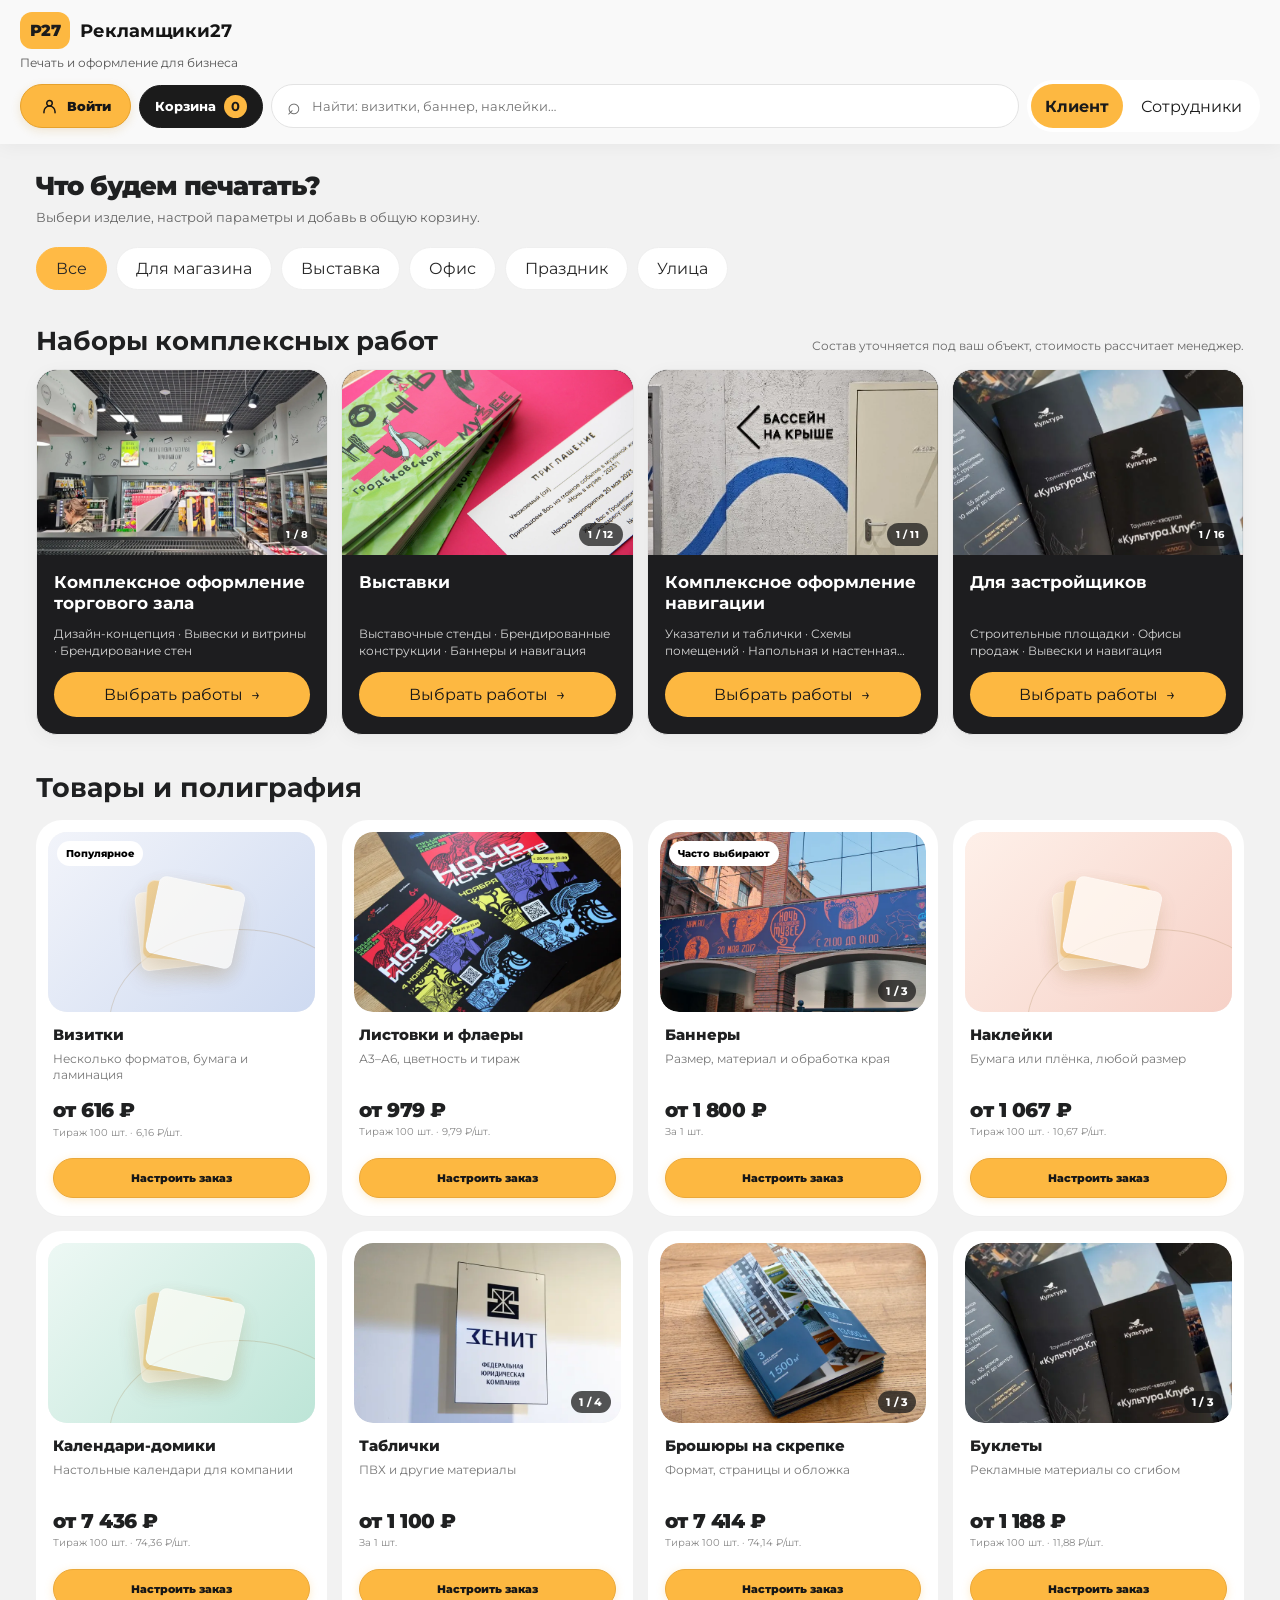
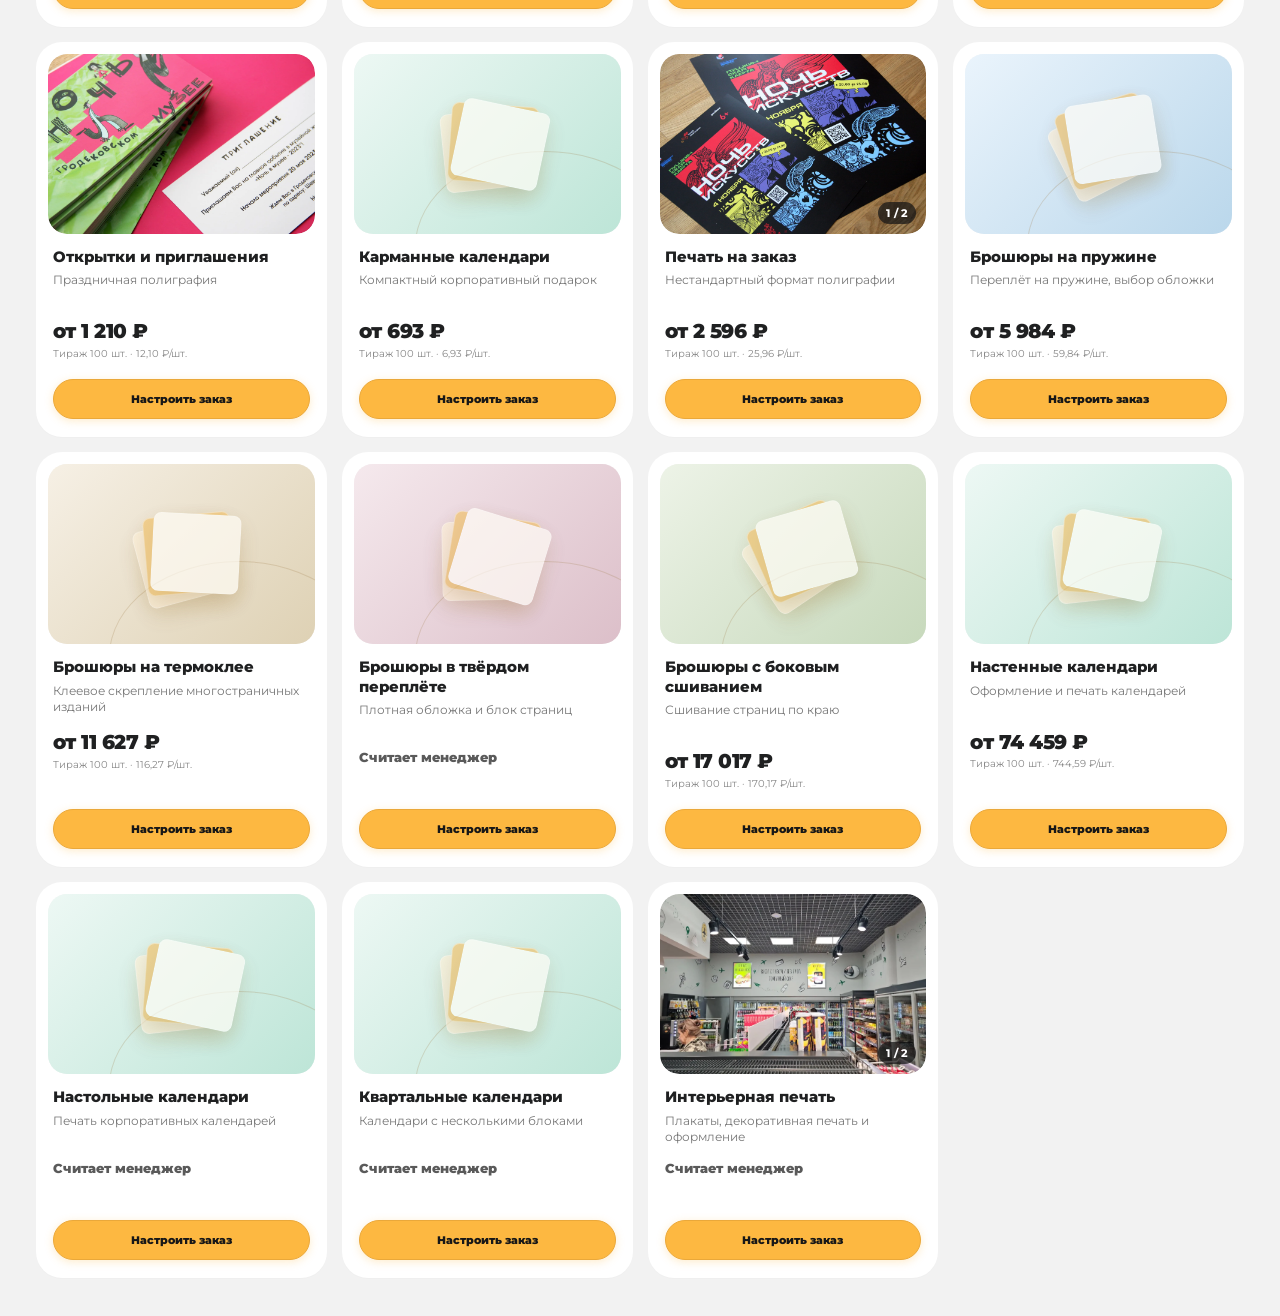
<file: index.html>
<!doctype html>
<html lang="ru">
  <head>
    <meta charset="UTF-8" />
    <meta name="viewport" content="width=device-width, initial-scale=1.0" />
    <title>Рекламщики27 · Витрина и калькулятор</title>
    <link rel="preconnect" href="https://fonts.googleapis.com" />
    <link
      href="https://fonts.googleapis.com/css2?family=Montserrat:wght@400;500;700&display=swap"
      rel="stylesheet"
    />
    <script type="module" crossorigin src="/assets/index-CpVkqaM4.js"></script>
    <link rel="stylesheet" crossorigin href="/assets/index-DYPCChb6.css">
  </head>
  <body>
    <div id="root"></div>
  </body>
</html>
</file>
<file: assets/index-DYPCChb6.css>
.workspace-sidebar{min-width:0;display:flex;flex-direction:column;gap:16px;align-self:start}.sheet-layout-preview{min-width:0;background:#fff;color:#1a1a1a;border-radius:40px;padding:26px 28px 22px;font-family:inherit}.sheet-layout-preview__header{margin-bottom:18px}.sheet-layout-preview__header h3{margin:0 0 6px;font-size:1.25rem;font-weight:700;letter-spacing:-.02em;line-height:1.3}.sheet-layout-preview__header p{margin:0;color:#777;font-size:.83rem;line-height:1.4}.sheet-layout-preview__label{display:block;font-size:.82rem;font-weight:600;margin-bottom:8px}.sheet-layout-preview__select{display:block;width:100%;min-width:0;min-height:46px;padding:10px 14px;background:#fff;color:#262626;border:1px solid #dedede;border-radius:14px;font-size:.82rem;line-height:1.3;text-overflow:ellipsis}.sheet-layout-preview__select:focus-visible,.sheet-layout-preview__details summary:focus-visible{outline:2px solid #b97600;outline-offset:3px}.sheet-layout-preview__canvas{margin-top:16px;border-radius:18px;background:#f8f8f6;padding:13px 14px 11px}.sheet-layout-preview__canvas-caption{display:flex;align-items:baseline;justify-content:space-between;flex-wrap:wrap;gap:5px 12px;color:#737373;font-size:.75rem;line-height:1.4;margin-bottom:4px}.sheet-layout-preview__canvas-caption span:first-child{font-weight:650;color:#333}.sheet-layout-preview__svg{display:block;width:100%;height:216px;max-width:100%;margin:auto}.sheet-layout-preview__numbers{margin-top:16px;display:grid;grid-template-columns:minmax(0,1fr) 1px minmax(0,1fr);align-items:center;gap:16px}.sheet-layout-preview__stat{min-width:0;display:flex;flex-direction:column;gap:4px}.sheet-layout-preview__stat strong{font-size:1.65rem;font-weight:750;line-height:1.15;letter-spacing:-.02em;font-variant-numeric:tabular-nums}.sheet-layout-preview__stat strong small{font-size:.82rem;font-weight:500;letter-spacing:0}.sheet-layout-preview__stat span{font-size:.74rem;line-height:1.4;color:#767676}.sheet-layout-preview__separator{width:1px;height:42px;background:#ececec}.sheet-layout-preview__info{margin:14px 0 0;font-size:.77rem;color:#686868;line-height:1.4}.sheet-layout-preview__warning,.sheet-layout-preview__empty{background:#fff7e8;color:#704919;border-radius:14px;padding:14px;margin:14px 0 0;line-height:1.5;font-size:.83rem}.sheet-layout-preview__hint{margin:12px 0 0;padding:12px 14px;border-radius:14px;background:#f4f4f1;color:#4d4d4d;font-size:.78rem;line-height:1.5}.sheet-layout-preview__details{margin-top:14px;color:#7a7a7a;font-size:.74rem;line-height:1.5}.sheet-layout-preview__details summary{cursor:pointer;width:fit-content}.sheet-layout-preview__details p{margin:8px 0 0}@media (max-width: 768px){.workspace-sidebar .summary-card{order:-1}}@media (max-width: 480px){.sheet-layout-preview{padding:24px 20px 20px;border-radius:32px}.sheet-layout-preview__svg{height:205px}.sheet-layout-preview__numbers{gap:12px}.sheet-layout-preview__stat strong{font-size:1.45rem}}.sheet-layout-preview__reference{margin-top:16px;padding:14px 16px;display:flex;align-items:baseline;flex-wrap:wrap;gap:4px 10px;border-radius:16px;background:#faf7f0;color:#34312a}.sheet-layout-preview__reference strong{font-size:1.2rem;white-space:nowrap}.sheet-layout-preview__reference span{font-size:.78rem}.sheet-layout-preview__reference p{flex:1 0 100%;margin:4px 0 0;color:#716a5e;line-height:1.5;font-size:.75rem}.sheet-layout-preview__reference-alert{margin:14px 0 4px;padding:13px 15px;border-radius:14px;background:#fff6e5;border:1px solid #efc96d;color:#4c3716;display:flex;flex-direction:column;gap:5px;font-size:.82rem;line-height:1.5}.sheet-layout-preview__reference-alert strong{font-size:.9rem}.sheet-layout-preview__reference-alert span{color:#665132}.showcase-quick-backdrop{position:fixed;top:0;right:0;bottom:0;left:0;z-index:2900;background:#101113c2;-webkit-backdrop-filter:blur(8px);backdrop-filter:blur(8px);display:flex;justify-content:center;align-items:center;padding:18px}.showcase-quick-dialog{position:relative;width:min(760px,100%);max-height:min(93dvh,960px);overflow-y:auto;overscroll-behavior:contain;border-radius:28px;background:#fff;color:#202124;box-shadow:0 28px 100px #0005;font-family:Montserrat,system-ui,sans-serif}.showcase-quick-dialog *{box-sizing:border-box}.showcase-quick-hero{position:relative;overflow:hidden;min-height:188px;display:flex;flex-direction:column;justify-content:end;padding:34px 38px;color:#fff;background:#171717}.showcase-quick-hero img,.showcase-quick-hero-shade{position:absolute;top:0;right:0;bottom:0;left:0;width:100%;height:100%;object-fit:cover}.showcase-quick-hero-shade{background:linear-gradient(90deg,#06070ad4,#06070a6b)}.showcase-quick-hero span,.showcase-quick-hero h2{position:relative;z-index:1;max-width:590px}.showcase-quick-hero span{color:#fdb841;font-size:12px;font-weight:800;letter-spacing:.06em;text-transform:uppercase}.showcase-quick-hero h2{margin:9px 0 0;font-size:clamp(24px,3.2vw,34px);line-height:1.18;letter-spacing:-.03em}.showcase-quick-close{position:absolute;z-index:3;top:16px;right:16px;display:grid;place-items:center;border:1px solid #ffffff70;background:#1b1b1bb0;color:#fff;width:39px;height:39px;border-radius:50%;font-size:29px;line-height:1;cursor:pointer}.showcase-quick-form{padding:23px 36px 32px;display:grid;gap:22px}.showcase-quick-intro{color:#5e6063;font-size:14px;margin:0;line-height:1.5}.showcase-quick-services{border:0;padding:0;margin:0;min-width:0}.showcase-quick-services legend,.showcase-quick-field{font-weight:700;font-size:13px;color:#292a2c}.showcase-quick-services legend{padding:0 0 12px}.showcase-quick-chip-grid{display:flex;flex-wrap:wrap;gap:9px}.showcase-quick-chip{display:inline-flex;align-items:center;gap:9px;border:1px solid #e0e1e3;border-radius:22px;padding:10px 13px;font-size:12px;font-weight:650;cursor:pointer;color:#343538;background:#f7f7f7;transition:background .18s ease,border-color .18s ease,transform .18s ease}.showcase-quick-chip.is-selected{background:#fff3d5;border-color:#ffc04e;color:#282219}.showcase-quick-chip:hover{transform:translateY(-1px)}.showcase-quick-chip input{position:absolute;opacity:0;width:1px;height:1px}.showcase-quick-chip:has(input:focus-visible){outline:3px solid #bc7800;outline-offset:3px}.showcase-quick-chip span{font-size:16px;color:#ac710f}.showcase-quick-field-row{display:grid;grid-template-columns:1fr 1fr;gap:14px}.showcase-quick-field{display:grid;gap:8px;min-width:0}.showcase-quick-field input,.showcase-quick-field select,.showcase-quick-field textarea{width:100%;min-width:0;border:1px solid #d9dbdd;border-radius:15px;padding:13px 14px;background:#fff;color:#252525;font:500 13px Montserrat,system-ui,sans-serif}.showcase-quick-field input,.showcase-quick-field select{min-height:46px}.showcase-quick-field textarea{resize:vertical;min-height:80px}.showcase-quick-calculator{border:1px solid #ebebeb;border-radius:20px;background:#f7f7f7;padding:17px;display:grid;grid-template-columns:minmax(0,1fr) 190px;align-items:center;gap:20px}.showcase-quick-calculator strong{font-size:14px}.showcase-quick-calculator p{font-size:12px;line-height:1.55;margin:6px 0 0;color:#666}.showcase-quick-actions{display:flex;flex-wrap:wrap;align-items:center;gap:10px}.showcase-quick-actions button{min-height:46px;border-radius:50px;padding:12px 19px;font:800 13px Montserrat,system-ui,sans-serif;cursor:pointer}.showcase-quick-primary{background:#fdb841;border:1px solid #fdb841;color:#191919}.showcase-quick-primary:hover{background:#ffcc65}.showcase-quick-secondary{background:#fff;border:1px solid #dedede;color:#3c3c3c}.showcase-quick-secondary:hover{background:#f5f5f5}.showcase-quick-primary span{padding-left:10px;font-size:17px}.showcase-quick-dialog :focus-visible{outline:3px solid #c78716;outline-offset:3px}@media (max-width:620px){.showcase-quick-backdrop{padding:0;align-items:flex-end}.showcase-quick-dialog{max-height:96dvh;border-radius:24px 24px 0 0;width:100%}.showcase-quick-hero{padding:27px 21px;min-height:152px}.showcase-quick-form{padding:22px 18px max(22px,env(safe-area-inset-bottom));gap:18px}.showcase-quick-field-row,.showcase-quick-calculator{grid-template-columns:1fr;gap:13px}.showcase-quick-actions{display:grid}.showcase-quick-actions button{width:100%}.showcase-quick-chip{font-size:11px}}@media (prefers-reduced-motion:reduce){.showcase-quick-chip{transition:none!important}}.market-bundles{margin:24px 0 32px;scroll-margin-top:112px}.market-bundles__heading{display:flex;gap:22px;align-items:end;justify-content:space-between;margin:0 0 14px}.market-bundles__heading span{font-size:11px;letter-spacing:.11em;text-transform:uppercase;color:#815715;font-weight:850}.market-bundles__heading h3{font-size:clamp(20px,2vw,27px);line-height:1.15;margin:5px 0 0}.market-bundles__heading p{max-width:440px;color:#696969;font-size:12px;line-height:1.5;margin:0}.market-bundles__grid{display:grid;grid-template-columns:repeat(4,minmax(0,1fr));gap:13px}.market-bundle{overflow:hidden;border:1px solid #e7e7e7;border-radius:21px;background:#1d1d1f;color:#fff;box-shadow:0 4px 18px #0000000b;transition:transform .18s,box-shadow .18s}.market-bundle:hover{transform:translateY(-2px);box-shadow:0 9px 24px #0002}.market-bundle__photo{width:100%;height:136px;display:block;border:0;padding:0;position:relative;overflow:hidden;background:#333;cursor:pointer}.market-bundle__photo img{display:block;width:100%;height:100%;object-fit:cover;transition:transform .3s}.market-bundle:hover .market-bundle__photo img{transform:scale(1.04)}.market-bundle__photo>.market-bundle__tag{position:absolute;left:11px;top:11px;background:#fdb841;color:#171717;border-radius:999px;padding:5px 9px;font-size:10px;font-weight:800}.market-bundle__body{padding:14px;min-width:0;display:flex;flex-direction:column;gap:9px}.market-bundle__body h4{font-size:clamp(14px,1.3vw,17px);line-height:1.25;margin:0;min-height:2.5em}.market-bundle__body p{font-size:11px;line-height:1.45;color:#d5d5d5;margin:0;min-height:3em;display:-webkit-box;-webkit-line-clamp:2;-webkit-box-orient:vertical;overflow:hidden}.market-bundle__body button{border:0;background:#fdb841;color:#171717;border-radius:999px;min-height:41px;width:100%;font-weight:850;font-size:12px;display:flex;align-items:center;justify-content:center;gap:8px;cursor:pointer}.market-bundle__body button:hover{background:#ffd078}@media (max-width:950px){.market-bundles__grid{grid-template-columns:repeat(2,minmax(0,1fr))}.market-bundle__photo{height:150px}.market-bundle__body h4{min-height:0}}@media (max-width:580px){.market-bundles{margin:17px 0 25px}.market-bundles__heading{display:block}.market-bundles__heading p{margin:7px 0 0}.market-bundles__grid{gap:9px}.market-bundle{border-radius:15px}.market-bundle__photo{height:103px}.market-bundle__body{padding:10px;gap:7px}.market-bundle__body h4{font-size:12px;min-height:3em}.market-bundle__body p{font-size:10px;min-height:2.6em}.market-bundle__body button{font-size:10px;padding:5px 6px;min-height:38px}.market-bundle__photo>.market-bundle__tag{left:7px;top:7px;font-size:9px;padding:4px 6px}}@media (prefers-reduced-motion:reduce){.market-bundle,.market-bundle__photo img{transition:none!important}}.market-bundle__photo .market-photo-cycle--bundle{height:100%}.market-bundle__photo .market-photo-cycle__image{transition:none;transform:none}.market-bundle:hover .market-bundle__photo .market-photo-cycle__image{transform:none}.market-bundle__photo .market-photo-cycle__counter{left:auto;top:auto;right:10px;bottom:9px;background:#171717b8;color:#fff;padding:5px 9px;font-size:10px}@media (min-width:951px){.market-bundle__photo{height:185px}.market-bundle__body{padding:17px;gap:11px}.market-bundle__body p{font-size:12px}.market-bundle__body button{font-size:13px;min-height:45px}}@media (prefers-reduced-motion:reduce){.market-bundle__photo .market-photo-cycle__image{animation:none!important}}.product-config__overlay{position:fixed;top:0;right:0;bottom:0;left:0;z-index:2150;background:#131313bb;display:grid;place-items:center;padding:16px;-webkit-backdrop-filter:blur(3px);backdrop-filter:blur(3px)}.product-config{width:min(775px,100%);max-height:calc(100dvh - 32px);display:flex;flex-direction:column;overflow:hidden;border-radius:26px;background:#fff;box-shadow:0 23px 70px #0004;color:#1b1b1b}.product-config__top{padding:18px 22px;display:flex;align-items:center;justify-content:space-between;gap:16px;border-bottom:1px solid #e9e9e9}.product-config__identity{display:flex;align-items:center;min-width:0;gap:13px}.product-config__identity img{width:64px;height:64px;object-fit:cover;border-radius:14px;background:#f4f4f4}.product-config__identity small{font-size:11px;font-weight:750;color:#9b6818}.product-config__identity h2{font-size:clamp(20px,3vw,26px);line-height:1.2;margin:4px 0 0}.product-config__close{width:43px;height:43px;border-radius:50%;background:#fff;border:1px solid #e4e4e4;font-size:26px;flex:0 0 43px;cursor:pointer}.product-config form{min-height:0;display:flex;flex-direction:column;flex:1}.product-config__scroll{overflow-y:auto;overscroll-behavior:contain;padding:18px 24px;flex:1}.product-config__lead{font-size:13px;line-height:1.6;color:#626262;margin:0 0 16px}.product-config fieldset{margin:0 0 16px;border:1px solid #e7e7e7;border-radius:18px;padding:16px;min-width:0}.product-config legend{font-size:14px;font-weight:850;padding:0 7px}.product-config__variant-grid{display:flex;gap:8px;flex-wrap:wrap}.product-config__variant-grid label{display:flex;align-items:center;min-height:40px;padding:8px 12px;border:1px solid #ddd;border-radius:999px;background:#fff;font-size:12px;cursor:pointer}.product-config__variant-grid label.is-selected{border-color:#e3ac3b;background:#fff0c7;font-weight:800}.product-config__variant-grid input{accent-color:#c48c1a;margin-right:7px}.product-config__fields{display:grid;grid-template-columns:repeat(2,minmax(0,1fr));gap:13px}.product-config__field{min-width:0;display:flex;flex-direction:column;gap:6px;font-size:12px;font-weight:700}.product-config__field input:not([type=checkbox]),.product-config__field select,.product-config__field textarea{width:100%;min-width:0;min-height:42px;border:1px solid #d7d7d7;border-radius:12px;padding:10px 12px;background:#fff;font:inherit;font-weight:400;color:#191919}.product-config__field textarea{resize:vertical}.product-config__field input[type=file]{font-size:11px}.product-config__field small,.product-config__error{color:#a32626;font-size:11px;line-height:1.35}.product-config__check{display:flex;align-items:center;gap:9px;font-size:12px;line-height:1.4;cursor:pointer}.product-config__check input{width:17px;height:17px;accent-color:#c88b17}.product-config__brief{display:grid;gap:14px}.product-config__note{margin:0;font-size:11px;color:#777;line-height:1.55}.product-config__footer{display:grid;grid-template-columns:minmax(0,1fr) auto;gap:10px 17px;align-items:center;padding:16px 24px;border-top:1px solid #e9e9e9;background:#fff}.product-config__footer>div{display:grid;gap:3px;min-width:0}.product-config__footer small{color:#777;font-size:11px}.product-config__footer strong{font-size:20px;overflow-wrap:anywhere}.product-config__footer span{font-size:11px;color:#888}.product-config__submit{background:#fdb841;border:0;color:#151515;font-weight:850;min-height:48px;padding:10px 20px;border-radius:99px;cursor:pointer;box-shadow:0 3px 10px #fdb84138}.product-config__submit span{color:inherit;font-size:17px}.product-config__submit:hover{background:#fbc45a;box-shadow:0 6px 16px #e9ac3780}.product-config__submit:disabled{opacity:.5;cursor:not-allowed}.product-config__details{grid-column:1/-1;justify-self:start;background:transparent;border:0;padding:3px 0;color:#755419;text-decoration:underline;font-size:12px;cursor:pointer}@media (max-width:640px){.product-config__overlay{padding:6px;align-items:end}.product-config{max-height:calc(100dvh - 12px);border-radius:22px 22px 12px 12px}.product-config__top{padding:12px 15px}.product-config__identity img{width:51px;height:51px}.product-config__scroll{padding:13px 15px}.product-config fieldset{padding:13px}.product-config__fields{grid-template-columns:1fr}.product-config__footer{padding:12px 15px;grid-template-columns:1fr}.product-config__footer strong{font-size:17px}.product-config__submit{width:100%}}.store-page{--store-yellow: #ffba45;--store-ink: #1f2021;--store-paper: #f2f2f2;--store-line: #e6e6e6;--store-muted: #6b6d72;min-height:100vh;background:var(--store-paper);color:var(--store-ink);font-family:Montserrat,system-ui,-apple-system,BlinkMacSystemFont,Segoe UI,sans-serif;padding-bottom:32px}.store-page *,.store-page *:before,.store-page *:after{box-sizing:border-box}.store-page button,.store-page input{font:inherit}.store-page button{cursor:pointer}.store-page a{text-decoration:none;color:inherit}.store-page :focus-visible{outline:3px solid #ba791b;outline-offset:3px}.store-sr-only{position:absolute;height:1px;width:1px;overflow:hidden;clip:rect(0,0,0,0);white-space:nowrap}.store-preview-strip{text-align:center;background:var(--store-yellow);font-size:12px;letter-spacing:.03em;font-weight:750;padding:8px 12px}.store-header{display:flex;align-items:center;gap:22px;max-width:1480px;padding:19px 36px;margin:0 auto;min-width:0}.store-brand{display:inline-flex;align-items:center;gap:10px;font-size:20px;font-weight:800;letter-spacing:-.035em;white-space:nowrap}.store-brand__mark{background:var(--store-yellow);padding:8px 10px;border-radius:12px;font-weight:900;font-size:19px;letter-spacing:-.05em}.store-search{flex:1;min-width:120px;max-width:790px;background:#fff;border:1px solid #e7e7e7;height:48px;display:flex;align-items:center;gap:9px;padding:0 17px;border-radius:30px;color:#787878}.store-search:focus-within{box-shadow:0 0 0 2px #ffba4599;border-color:#edb64e}.store-search input{border:0;outline:0;background:transparent;flex:1;min-width:0;font-size:13px;color:#1f2021;height:100%}.store-search input::placeholder{color:#999}.store-search button{border:0;background:transparent;padding:3px 5px;color:#626262;font-size:22px;line-height:1}.store-header__actions{display:flex;align-items:center;gap:10px;margin-left:auto}.store-login{border:0;background:#fff;border-radius:26px;font-size:13px;font-weight:650;padding:15px 20px;white-space:nowrap}.store-cart-trigger{border:0;background:var(--store-ink);color:#fff;display:flex;align-items:center;gap:9px;border-radius:25px;padding:11px 15px;font-size:13px;font-weight:750;white-space:nowrap}.store-cart-trigger b{display:inline-flex;justify-content:center;align-items:center;background:var(--store-yellow);color:#1d1d1d;width:24px;height:24px;border-radius:50%;font-weight:850}.store-cart-trigger:hover,.store-product__configure:hover{background:#373737}.store-container{max-width:1480px;margin:0 auto;padding:16px 36px 70px}.store-main{width:100%}.store-intro{margin:17px 0 19px;max-width:730px}.store-eyebrow{font-size:11px;display:inline-block;color:#8c610c;font-weight:850;text-transform:uppercase;letter-spacing:.12em;margin-bottom:8px}.store-intro h1{font-size:clamp(26px,3vw,42px);font-weight:850;letter-spacing:-.045em;line-height:1.15;margin:0 0 8px}.store-intro p{color:#696a6c;max-width:640px;font-size:14px;line-height:1.6;margin:0}.store-categories{display:flex;flex-wrap:wrap;align-items:center;gap:9px;margin:22px 0 31px}.store-category{border:1px solid #efefef;border-radius:24px;background:#fff;color:#272727;font-size:13px;font-weight:730;padding:11px 19px;transition:background .15s,transform .15s}.store-category:hover{background:#fff5e4;transform:translateY(-1px)}.store-category--active{background:var(--store-yellow);border-color:var(--store-yellow)}.store-section{margin:0 0 33px}.store-section__heading{display:flex;align-items:baseline;justify-content:space-between;gap:14px;margin-bottom:15px}.store-section__heading h2{font-size:clamp(20px,2vw,27px);font-weight:850;letter-spacing:-.04em;margin:0}.store-section__heading span{font-size:12px;color:#8a8a8a}.store-bundles{display:grid;grid-template-columns:repeat(3,minmax(0,1fr));gap:15px}.store-bundle{min-width:0;min-height:223px;background:var(--store-ink);color:#fff;border-radius:30px;padding:23px 22px 21px;display:flex;flex-direction:column;overflow:hidden}.store-bundle__heading{display:flex;justify-content:flex-end}.store-bundle__tag{border-radius:25px;background:var(--store-yellow);color:#1d1d1d;padding:7px 12px;font-size:11px;font-weight:830}.store-bundle h3{margin:3px 0 7px;font-size:clamp(20px,2vw,27px);line-height:1.15;font-weight:850;letter-spacing:-.03em}.store-bundle p{margin:0;font-size:13px;line-height:1.5;color:#c6c6c6}.store-bundle .store-bundle__pieces{font-size:11px;color:#a9a9a9;margin:8px 0 18px}.store-bundle__bottom{display:flex;justify-content:space-between;align-items:flex-end;gap:7px;margin-top:auto}.store-bundle__no-price{color:#d9d9d9;max-width:170px;font-size:12px;line-height:1.35}.store-bundle__button{flex:none;padding:11px 14px;border:0;border-radius:25px;color:#111;font-size:12px;font-weight:800;background:var(--store-yellow)}.store-bundle__button:hover,.store-product__configure:hover{transform:translateY(-1px)}.store-bundle-detail{margin-top:14px;background:#fff;border:1px solid var(--store-line);border-radius:24px;padding:20px;display:grid;gap:12px}.store-bundle-detail h3{font-size:17px;margin:0 0 5px}.store-bundle-detail p{font-size:13px;color:var(--store-muted);margin:0}.store-bundle-detail__items{display:flex;flex-wrap:wrap;gap:8px}.store-bundle-detail__items a{border:1px solid #e5e5e5;display:flex;gap:6px;align-items:center;font-size:12px;background:#fafafa;border-radius:18px;padding:9px 12px;font-weight:650}.store-bundle-detail__items a svg{width:15px;height:15px}.store-bundle-detail__close{background:none;border:0;padding:4px;color:#805600;justify-self:start;text-decoration:underline;font-size:12px}.store-products{display:grid;grid-template-columns:repeat(4,minmax(0,1fr));gap:15px}.store-product{min-width:0;display:flex;flex-direction:column;background:#fff;border-radius:26px;padding:12px;overflow:hidden;box-shadow:0 1px 1px #00000004;transition:box-shadow .2s,transform .2s}.store-product:hover{transform:translateY(-2px);box-shadow:0 8px 25px #0000000e}.store-product__art-link{position:relative;display:block;border-radius:19px;overflow:hidden}.store-product__badge{position:absolute;left:9px;top:9px;background:#fff;padding:6px 9px;border-radius:20px;font-size:10px;font-weight:800}.store-art{height:clamp(160px,15vw,230px);background:#f5f5f5;display:flex;align-items:center;justify-content:center;overflow:hidden;position:relative}.store-art__cards{position:relative;width:130px;height:100px;transform:rotate(-7deg)}.store-art__cards i{display:block;position:absolute;width:106px;height:66px;border-radius:7px;background:#fff;box-shadow:0 6px 14px #00000013;border:1px solid #ececec}.store-art__cards i:nth-child(1){transform:rotate(-18deg);left:0;top:15px}.store-art__cards i:nth-child(2){transform:rotate(15deg);left:25px;top:17px}.store-art__cards i:nth-child(3){left:15px;top:23px;background:linear-gradient(90deg,#fff 0,#fff 78%,#ffba45 78%,#ffba45 88%,#fff 88%)}.store-art__stack{width:90px;height:115px;position:relative}.store-art__stack i{display:block;position:absolute;width:83px;height:106px;background:#fff;border:1px solid #e6e6e6;box-shadow:0 5px 10px #00000012;border-radius:4px}.store-art__stack i:nth-child(1){transform:rotate(-11deg);left:-12px;top:1px}.store-art__stack i:nth-child(2){transform:rotate(7deg);left:10px;top:4px}.store-art__stack i:nth-child(3){left:0;top:0;background:linear-gradient(#ffba45 0,#ffba45 19%,#fff 19%)}.store-art__banner{background:#242424;border-radius:6px;padding:19px 25px;color:#ffba45;font-size:clamp(11px,1.2vw,17px);font-weight:850;box-shadow:0 9px 14px #00000010}.store-art__stickers{position:relative;width:110px;height:110px}.store-art__stickers i{position:absolute;display:block;width:64px;height:64px;border-radius:50%;background:#ffba45;border:7px solid white;box-shadow:0 5px 9px #00000019}.store-art__stickers i:nth-child(1){left:2px;top:10px}.store-art__stickers i:nth-child(2){left:37px;top:36px;background:#e8a636}.store-art__stickers i:nth-child(3){left:19px;top:23px}.store-art__calendar{position:relative;width:94px;height:118px;background:#fff;box-shadow:0 5px 14px #00000015;border:1px solid #e8e8e8;border-radius:5px}.store-art__calendar span{position:absolute;width:100%;height:27px;background:#1f1f1f;border-radius:4px 4px 0 0}.store-art__calendar i{position:absolute;left:20px;top:52px;width:56px;height:40px;background:#f3f3f3;border-radius:2px}.store-art__plate{border:9px solid white;background:#c9dce5;box-shadow:0 7px 11px #00000014;padding:13px 21px;font-size:16px;font-weight:850;color:#3c4146}.store-art__brochure{width:95px;height:118px;background:#fff;border-left:11px solid #ffba45;box-shadow:0 5px 14px #00000015;position:relative}.store-art__brochure span{position:absolute;inset:0 0 auto 0;height:10px;background:#eee}.store-art__brochure i{position:absolute;top:38px;left:22px;height:3px;width:48px;background:#e4e4e4;box-shadow:0 11px #e4e4e4,0 22px #e4e4e4}.store-art__booklet{display:flex;box-shadow:0 6px 14px #00000012;transform:perspective(300px) rotateY(7deg)}.store-art__booklet i{display:block;width:44px;height:114px;background:#fff;border-left:2px solid #ececec}.store-art__booklet i:nth-child(2){background:#ffecbb}.store-art__postcard{width:130px;height:94px;background:#fff;border:1px solid #eaeaea;box-shadow:0 7px 12px #00000012;display:grid;place-items:center;transform:rotate(-5deg)}.store-art__postcard span{font-family:Georgia,serif;font-style:italic;color:#bb850c;font-size:12px}.store-product__body{padding:13px 5px 6px;display:flex;flex-direction:column;flex:1}.store-product h3{font-size:15px;line-height:1.3;font-weight:800;margin:0 0 6px}.store-product h3 a:hover{text-decoration:underline}.store-product__subtitle{font-size:12px;color:#777;line-height:1.4;margin:0;min-height:33px}.store-product__pricing{margin:14px 0 9px}.store-product__price{font-size:clamp(17px,1.6vw,23px);font-weight:850;line-height:1.2;letter-spacing:-.025em;margin:0 0 3px}.store-product__price--muted{color:#5a5a5a;font-size:13px;line-height:1.3;letter-spacing:0}.store-product__unit{font-size:10px;line-height:1.4;color:#888;margin:0;min-height:14px}.store-product__configure{display:inline-flex;gap:7px;align-items:center;justify-content:center;font-size:12px;font-weight:830;padding:11px 12px;background:var(--store-yellow);border-radius:21px;margin-top:auto;width:100%;transition:transform .15s}.store-product__configure:hover{background:#ffc96a}.store-product__configure svg{width:15px;height:15px}.store-empty{padding:30px;background:#fff;border-radius:20px}.store-empty h3{margin:0 0 5px}.store-empty p{font-size:13px;color:#777}.store-empty button{border:0;background:var(--store-yellow);border-radius:20px;padding:10px 16px;font-weight:800}.store-info{background:#fff6df;color:#433511;border-radius:15px;padding:14px 16px;font-size:12px;line-height:1.4;display:flex;justify-content:space-between;gap:10px;align-items:center;margin-bottom:21px}.store-info button{border:0;background:transparent;font-size:24px;color:#6a4f15}.store-help{background:#fff;border-radius:26px;padding:23px;margin-top:20px}.store-help span{font-weight:800;font-size:17px}.store-help p{color:#666;font-size:13px}.store-help a{display:inline-flex;align-items:center;gap:8px;background:var(--store-ink);color:#fff;border-radius:24px;padding:12px 16px;font-size:12px;font-weight:800}.store-mobile-nav{display:none}@media (max-width: 1000px){.store-header{gap:12px;padding-left:22px;padding-right:22px}.store-container{padding-left:22px;padding-right:22px}.store-products{grid-template-columns:repeat(3,minmax(0,1fr))}.store-bundles{grid-template-columns:repeat(2,minmax(0,1fr))}}@media (max-width: 720px){.store-page{padding-bottom:92px}.store-preview-strip{font-size:10px;line-height:1.25}.store-header{display:grid;grid-template-columns:1fr auto;padding:16px 18px 12px;gap:13px}.store-brand{font-size:17px}.store-brand__mark{font-size:16px;padding:7px 9px}.store-header__actions{justify-self:end}.store-login{display:none}.store-cart-trigger{font-size:12px;padding:8px 12px}.store-cart-trigger svg{display:none}.store-search{grid-column:1 / -1;grid-row:2;max-width:none;height:45px;padding:0 13px}.store-container{padding:12px 18px 25px}.store-intro{margin:14px 0 16px}.store-intro h1{font-size:27px}.store-intro p{font-size:13px}.store-categories{flex-wrap:nowrap;overflow-x:auto;gap:7px;margin:18px -18px 25px;padding:0 18px 8px;scrollbar-width:thin}.store-category{flex:0 0 auto;font-size:12px;padding:10px 14px}.store-section{margin-bottom:28px}.store-section__heading{margin-bottom:12px}.store-section__heading h2{font-size:22px}.store-section__heading span{font-size:10px}.store-bundles{grid-template-columns:1fr;gap:11px}.store-bundle{min-height:195px;border-radius:27px;padding:20px}.store-bundle h3{font-size:24px}.store-bundle__pieces{margin-bottom:12px!important}.store-products{grid-template-columns:repeat(2,minmax(0,1fr));gap:10px}.store-product{padding:8px;border-radius:20px}.store-product__art-link{border-radius:14px}.store-art,.store-product__photo{height:150px}.store-product__body{padding:10px 4px 5px}.store-product h3{font-size:13px}.store-product__subtitle{font-size:10px;min-height:35px}.store-product__badge{font-size:9px;padding:5px 7px}.store-product__price{font-size:16px}.store-product__unit{font-size:10px}.store-product__configure{font-size:11px;padding:10px 9px}.store-mobile-nav{position:fixed;z-index:99;bottom:0;left:0;right:0;padding:7px 8px max(9px,env(safe-area-inset-bottom));background:#fff;border-top:1px solid #e8e8e8;display:grid;grid-template-columns:repeat(4,1fr);box-shadow:0 -8px 25px #0000000d}.store-mobile-nav>a,.store-mobile-nav>button{background:none;border:none;display:flex;align-items:center;justify-content:center;flex-direction:column;font-size:10px;font-weight:650;gap:4px;color:#565656;padding:3px 2px}.store-mobile-nav [aria-current=page]{color:#a56a05}.store-mobile-nav svg{width:20px;height:20px}}@media (max-width: 400px){.store-container{padding:10px 14px 20px}.store-categories{margin-left:-14px;margin-right:-14px;padding-left:14px;padding-right:14px}.store-art,.store-product__photo{height:118px}.store-product__subtitle{min-height:43px}.store-product__price--muted{font-size:11px}.store-brand{font-size:15px}}@media (prefers-reduced-motion: reduce){.store-page *,.store-page *:before,.store-page *:after{transition:none!important;animation:none!important}}.store-product__photo{width:100%;height:100%;display:block;object-fit:cover;border-radius:inherit}.store-product__art-link{overflow:hidden}.store-product__actions{display:flex;gap:8px;margin-top:auto}.store-product__actions>*{flex:1 1 0;min-width:0}.store-product__add{border:none;border-radius:22px;background:var(--store-yellow);color:var(--store-ink);font-size:12px;font-weight:800;padding:11px 7px}.store-product__add:hover{background:#ffcc72}.store-product__add:disabled{opacity:.45;cursor:not-allowed}.store-product__actions .store-product__configure{width:auto;margin-top:0;background:#f2f2f2;font-size:12px;font-weight:750}.store-product__actions .store-product__configure:hover{background:#e7e7e7}.store-product__actions .store-product__configure svg{display:none}.store-bundles-pending{border:1px dashed #dfd7c7;border-radius:20px;padding:20px;display:flex;align-items:center;gap:14px;background:#fff;color:#292929}.store-bundles-pending strong{font-size:15px}.store-bundles-pending p{margin:5px 0 0;color:#656565;font-size:12px;line-height:1.5}.store-bundles-pending__icon{background:#fff4dc;color:#a66d09;padding:13px;border-radius:13px}.store-cart-overlay{position:fixed;z-index:160;top:0;right:0;bottom:0;left:0;background:#0009;display:flex;justify-content:flex-end}.store-cart-drawer{height:100%;width:min(100%,440px);background:#fff;overflow-y:auto;padding:26px 24px 30px;display:flex;flex-direction:column;box-shadow:-20px 0 55px #0002}.store-cart-drawer__header{display:flex;justify-content:space-between;align-items:start;gap:10px}.store-cart-drawer__header h2{font-size:27px;margin:0}.store-cart-drawer__header p{color:#777;font-size:13px;margin:5px 0 0}.store-cart-drawer__close{background:#f5f5f5;border:none;border-radius:50%;width:38px;height:38px;font-size:26px;line-height:1}.store-cart-drawer__notice{background:#fff4db;border-radius:13px;font-size:12px;line-height:1.55;margin:20px 0;padding:12px 14px}.store-cart-empty{padding:25px 0;color:#777;font-size:14px}.store-cart-drawer__items{display:flex;flex-direction:column;gap:12px}.store-cart-line{display:flex;justify-content:space-between;gap:10px;border:1px solid #e7e7e7;border-radius:17px;padding:13px}.store-cart-line__info{display:flex;flex-direction:column;gap:6px}.store-cart-line__info strong{font-size:14px}.store-cart-line__info span{color:#757575;font-size:12px}.store-cart-line__info a{font-size:12px;font-weight:750;text-decoration:underline}.store-cart-line>button{background:none;border:0;color:#a63b31;font-size:12px;font-weight:750}.store-cart-drawer__footer{margin-top:auto;padding-top:24px}.store-cart-drawer__footer p{color:#777;font-size:12px;line-height:1.5}.store-cart-drawer__footer a{display:flex;gap:9px;align-items:center;justify-content:center;background:#202020;color:#fff;border-radius:26px;padding:15px;font-weight:800;font-size:13px}@media (max-width:720px){.store-product__actions{gap:5px}.store-product__add,.store-product__actions .store-product__configure{padding:9px 6px;font-size:10px}.store-cart-drawer{padding:18px 16px 80px}}@media (max-width:380px){.store-product__actions{flex-direction:column}}.market-app{--market-yellow:#FDB841;--market-ink:#171717}.market-app .header{gap:16px;background:#f2f2f2}.market-brand{flex:0 0 auto}.market-brand__home{display:flex;align-items:center;gap:10px;padding:0;border:0;background:transparent;color:#151515;text-align:left}.market-brand__mark{display:inline-grid;place-items:center;border-radius:12px;background:#fdb841;color:#1c1c1c;padding:9px 10px;letter-spacing:-.035em;font-weight:850}.market-brand p{font-size:12px}.market-header-search{display:flex;align-items:center;gap:9px;flex:1 1 210px;max-width:480px;min-width:150px;height:45px;padding:0 15px;background:#fff;border:1px solid #e3e3e3;border-radius:99px}.market-header-search:focus-within{box-shadow:0 0 0 2px #fdb84166}.market-header-search span{font-size:23px;color:#696969}.market-header-search input{background:transparent;border:0;min-width:0;outline:none;flex:1;font-size:13px}.market-header-actions{display:flex;align-items:center;gap:8px}.market-header-login,.market-header-cart{min-height:42px;padding:9px 15px;border-radius:99px;font-size:13px;font-weight:750;white-space:nowrap}.market-header-login{background:#fff;border:1px solid #e6e6e6}.market-header-cart{display:flex;align-items:center;gap:8px;background:#1b1b1b;color:#fff;border:1px solid #1b1b1b}.market-header-cart b{width:23px;height:23px;display:grid;place-items:center;border-radius:99px;background:#fdb841;color:#191919}.market-catalog{min-height:unset!important;padding-bottom:0!important}.market-catalog .store-container{padding-top:26px;padding-bottom:38px}.market-catalog__heading{align-items:center}.market-catalog__heading p{margin:8px 0 0;font-size:13px;color:#656565}.market-catalog__bundles-note{font-size:12px;line-height:1.5;color:#696969;margin:-10px 0 21px}.market-products{grid-template-columns:repeat(5,minmax(0,1fr))}.market-products .store-product{height:100%;display:flex;flex-direction:column}.market-products .store-product__art-link{border:0;padding:0;cursor:pointer;width:100%;background:#f4f4f4}.market-products .store-product__photo{height:180px;object-fit:cover}.market-products .store-art{height:180px}.market-products .store-product__actions{display:grid;grid-template-columns:1fr 1fr;gap:6px;align-items:stretch}.market-products .store-product__add,.market-products .store-product__configure{min-height:40px;width:100%;margin:0;display:flex;align-items:center;justify-content:center;padding:8px 6px;border:0;border-radius:99px;font-size:11px;font-weight:750;text-align:center}.market-products .store-product__add{background:#fdb841;color:#191919}.market-products .store-product__add:disabled{opacity:.45;cursor:not-allowed}.market-products .store-product__configure{background:#f0f0f0;color:#191919}.market-products .store-product__configure:hover{background:#ece0c6}.market-products .store-product__pricing{min-height:51px}.market-link-button{padding:0;border:0;background:transparent;text-align:left;font-size:inherit;font-weight:inherit;color:inherit}.market-link-button:hover{text-decoration:underline}.market-notice{position:sticky;top:0;z-index:18;display:flex;justify-content:space-between;align-items:center;gap:15px;max-width:1450px;margin:0 auto;padding:12px 20px;background:#fff2cd;border-radius:16px;font-size:13px;line-height:1.5;box-shadow:0 6px 16px #0000000d}.market-notice button{border:0;background:transparent;font-size:23px}.market-current-cart{margin-top:18px}.market-current-cart__button{width:100%;min-height:49px;background:#1b1b1b;color:#fff;border:0;border-radius:99px;font-size:15px;font-weight:750}.market-current-cart__button:hover{background:#333}.market-current-cart__cancel{margin-top:8px;width:100%;min-height:40px;border:1px solid #ddd;background:#fff;border-radius:99px}.market-current-cart .hint{margin:8px 0}@media (min-width:769px){.workspace[data-product=banner]{align-items:stretch;grid-template-columns:repeat(2,minmax(0,1fr))}.workspace[data-product=banner]>.form-card{height:100%}.workspace[data-product=banner]>.workspace-sidebar{display:flex;flex-direction:column;align-self:stretch}.workspace[data-product=banner] .summary-card{flex:1;display:flex;flex-direction:column}.workspace[data-product=banner] .summary-request-action{margin-top:auto}}.market-detail{background:#f2f2f2;padding:12px 24px 8px}.market-detail__container{max-width:1450px;margin:0 auto;background:#fff;border-radius:32px;padding:clamp(18px,3vw,34px)}.market-detail__breadcrumbs{display:flex;align-items:center;gap:9px;color:#737373;font-size:13px;margin:0 0 22px}.market-detail__breadcrumbs button{border:0;background:transparent;text-decoration:underline;text-underline-offset:3px;color:#454545;cursor:pointer}.market-detail__breadcrumbs span:last-child{color:#242424;font-weight:700}.market-detail__body{display:grid;grid-template-columns:minmax(0,1fr) minmax(0,1fr);gap:clamp(20px,4vw,56px);align-items:start}.market-detail__gallery{min-width:0}.market-detail__stage{position:relative;display:grid;place-items:center;height:clamp(300px,34vw,480px);border-radius:24px;background:#f3f3f3;overflow:hidden;touch-action:pan-y}.market-detail__stage>img{display:block;width:100%;height:100%;object-fit:cover;animation:market-photo-appear .22s ease both}@keyframes market-photo-appear{0%{opacity:.5}to{opacity:1}}.market-detail__stage .store-art{width:100%;height:100%;min-height:0}.market-detail__stage:focus-visible,.market-detail__thumb:focus-visible{outline:3px solid #ffbb4c;outline-offset:2px}.market-detail__arrow{position:absolute;top:50%;transform:translateY(-50%);border:0;background:#fffffff2;width:42px;height:42px;border-radius:50%;font-size:30px;color:#161616;box-shadow:0 4px 12px #0002;cursor:pointer;line-height:1}.market-detail__arrow--prev{left:13px}.market-detail__arrow--next{right:13px}.market-detail__counter{position:absolute;right:15px;bottom:14px;border-radius:99px;padding:6px 11px;background:#171717c7;color:#fff;font-size:12px;font-weight:800}.market-detail__thumbs{display:flex;gap:9px;max-width:100%;overflow-x:auto;padding:12px 2px 4px;scrollbar-width:thin}.market-detail__thumb{flex:0 0 83px;height:69px;border:2px solid transparent;border-radius:12px;background:#f4f4f4;overflow:hidden;padding:0;cursor:pointer}.market-detail__thumb--active{border-color:#fdb841;box-shadow:0 0 0 1px #e3a22c}.market-detail__thumb img{display:block;width:100%;height:100%;object-fit:cover}.market-detail__photo-caption{color:#747474;font-size:12px;line-height:1.5;margin:9px 0 0}.market-detail__copy{min-width:0}.market-detail__eyebrow{color:#956317;text-transform:uppercase;letter-spacing:.1em;font-weight:850;font-size:12px}.market-detail__copy h1{color:#171717;line-height:1.15;font-size:clamp(26px,3vw,42px);margin:12px 0 13px}.market-detail__copy .market-detail__intro{font-size:15px;color:#626262;line-height:1.55;margin:0 0 21px}.market-detail__price{display:flex;flex-direction:column;gap:7px;background:#fff7e7;border:1px solid #ffedc5;border-radius:19px;padding:18px;margin:0 0 16px}.market-detail__price small{color:#725622;font-size:13px}.market-detail__price strong{color:#171717;line-height:1.2;overflow-wrap:anywhere;font-size:clamp(25px,3vw,36px)}.market-detail__price span{font-size:12px;color:#725e39;line-height:1.45}.market-detail__actions{display:grid;grid-template-columns:1fr 1fr;gap:10px;margin:0 0 23px}.market-detail__primary,.market-detail__secondary{display:flex;align-items:center;justify-content:center;gap:8px;min-height:52px;padding:12px 14px;border-radius:99px;text-decoration:none;text-align:center;font-size:14px;font-weight:850;cursor:pointer}.market-detail__primary{background:#fdb841;color:#171717}.market-detail__primary:hover{background:#f8ae2e}.market-detail__secondary{background:#181818;color:#fff;border:0}.market-detail__secondary:hover{background:#343434}.market-detail__primary:disabled,.market-detail__secondary:disabled{cursor:not-allowed;opacity:.48}.market-detail__facts{display:grid;grid-template-columns:1fr 1fr;gap:14px}.market-detail__facts section{min-width:0;padding:18px;background:#f7f7f7;border-radius:20px}.market-detail__facts h2{font-size:17px;color:#1b1b1b;margin:0 0 13px}.market-detail__facts ul{margin:0;padding:0 0 0 18px;color:#4e4e4e;line-height:1.65;font-size:13px}.market-detail__facts li+li{margin-top:5px}.market-detail__facts p{font-size:12px;line-height:1.55;color:#626262;margin:12px 0 0}.market-detail__facts p strong{color:#242424}.market-detail__disclaimer{margin:16px 0 0;color:#757575;font-size:12px;line-height:1.55}.market-related{background:#f2f2f2;padding:10px 24px 60px}.market-related__container{max-width:1450px;margin:0 auto;background:#fff;border-radius:32px;padding:clamp(20px,3vw,32px)}.market-related__heading span{font-size:12px;color:#9b6d23;font-weight:750}.market-related__heading h2{margin:7px 0 24px;font-size:clamp(22px,3vw,30px)}.market-related__grid{display:grid;grid-template-columns:repeat(4,minmax(0,1fr));gap:14px}.market-related__item{display:flex;flex-direction:column;align-items:stretch;text-align:left;gap:10px;min-width:0;padding:12px;border:1px solid #e9e9e9;border-radius:20px;background:#fff;cursor:pointer;transition:transform .18s ease,box-shadow .18s ease}.market-related__item:hover{transform:translateY(-2px);box-shadow:0 7px 24px #00000010}.market-related__media{display:block;width:100%;height:clamp(125px,15vw,200px);border-radius:14px;background:#f4f4f4;overflow:hidden}.market-related__media img,.market-related__media .store-art{width:100%;height:100%;object-fit:cover}.market-related__name{font-size:16px;font-weight:850;color:#171717;line-height:1.3}.market-related__subtitle{color:#757575;font-size:12px;line-height:1.4;min-height:2.8em}.market-related__link{color:#201b11;font-size:12px;font-weight:800;background:#fdb841;border-radius:99px;padding:10px 11px;margin-top:auto;text-align:center}@media (max-width:970px){.market-detail__body{grid-template-columns:1fr 1fr;gap:20px}.market-detail__facts{grid-template-columns:1fr}.market-related__grid{grid-template-columns:repeat(2,minmax(0,1fr))}}@media (max-width:720px){.market-detail{padding:10px 12px 0}.market-detail__container{padding:16px;border-radius:22px}.market-detail__body{grid-template-columns:1fr;gap:18px}.market-detail__stage{height:clamp(260px,74vw,360px);border-radius:18px}.market-detail__copy h1{font-size:29px}.market-detail__actions,.market-detail__facts{grid-template-columns:1fr 1fr}.market-related{padding:12px 12px 35px}.market-related__container{border-radius:22px;padding:17px}}@media (max-width:440px){.market-detail__facts,.market-detail__actions{grid-template-columns:1fr}.market-related__grid{grid-template-columns:1fr 1fr;gap:8px}.market-related__item{padding:8px;gap:7px;border-radius:15px}.market-related__media{height:132px}.market-related__name{font-size:14px}.market-related__subtitle{font-size:11px}.market-related__link{font-size:11px;padding:9px 4px}.market-detail__thumb{flex-basis:70px;height:60px}}.market-bottom-nav{display:none}.market-modal-backdrop{position:fixed;top:0;right:0;bottom:0;left:0;z-index:120;display:flex;justify-content:flex-end;background:#0009}.market-basket{width:min(520px,100vw);height:100%;overflow:auto;background:#fff;display:flex;flex-direction:column;box-shadow:-12px 0 40px #0003}.market-basket__head{display:flex;align-items:start;justify-content:space-between;gap:12px;padding:26px 24px 10px}.market-basket__head span{color:#8f661b;font-size:11px;font-weight:850}.market-basket__head h2{margin:6px 0 0;font-size:28px}.market-basket__head small{font-size:18px;color:#999}.market-basket__head button,.market-checkout__head button{width:39px;height:39px;flex:0 0 39px;border:1px solid #e4e4e4;border-radius:50%;background:#fff;font-size:25px}.market-basket__note{margin:0;padding:8px 24px 18px;color:#777;font-size:12px;line-height:1.55}.market-basket__list{padding:0 24px;flex:1}.market-basket__empty{border-radius:22px;background:#f5f5f5;padding:32px 22px;color:#646464;line-height:1.6}.market-basket__item{display:flex;justify-content:space-between;gap:14px;border-top:1px solid #eee;padding:17px 0}.market-basket__item-content{flex:1;min-width:0}.market-basket__item h3{margin:0 0 8px;font-size:15px}.market-basket__item p{color:#666;line-height:1.55;font-size:11px;margin:0 0 12px;overflow-wrap:anywhere}.market-basket__item-price{flex:0 0 130px;text-align:right;font-size:13px;font-weight:850}.market-basket__item-actions{display:flex;flex-wrap:wrap;gap:12px}.market-basket__item-actions button{padding:0;background:transparent;border:0;text-decoration:underline;font-size:12px;color:#7a550c}.market-basket__footer{position:sticky;bottom:0;padding:17px 24px 22px;background:#fff;border-top:1px solid #eee}.market-basket__total{display:flex;align-items:center;justify-content:space-between;gap:16px;margin-bottom:14px}.market-basket__total strong{font-size:22px}.market-basket__footer p{font-size:11px;color:#777;line-height:1.55;margin:8px 0}.market-basket__checkout{width:100%;border:0;border-radius:99px;padding:14px 18px;background:#fdb841;color:#161616;font-weight:850}.market-basket__checkout:disabled{opacity:.45;cursor:not-allowed}.market-checkout{position:absolute;left:50%;top:50%;transform:translate(-50%,-50%);width:min(620px,calc(100vw - 24px));max-height:calc(100dvh - 24px);overflow:auto;background:#fff;border-radius:26px;padding:25px;z-index:122;box-shadow:0 10px 60px #0005}.market-checkout__head{display:flex;align-items:start;justify-content:space-between;gap:12px}.market-checkout__head span{font-size:12px;color:#8f661b}.market-checkout__head h2{font-size:25px;margin:4px 0 15px}.market-checkout__note,.market-checkout__warning,.market-checkout__tip{font-size:12px;line-height:1.5;color:#656565}.market-checkout__warning{padding:12px 15px;border-radius:13px;background:#fff3d6;color:#654500}.market-checkout__fields{display:grid;grid-template-columns:repeat(2,minmax(0,1fr));gap:13px}.market-checkout label{display:flex;flex-direction:column;gap:7px;margin:12px 0;font-size:12px;font-weight:700}.market-checkout input:not([type=checkbox]),.market-checkout textarea,.market-checkout select{width:100%;min-width:0;min-height:43px;border:1px solid #ddd;border-radius:13px;padding:10px 12px;background:#fff;color:#191919;font-weight:400}.market-checkout input[type=file]{font-size:11px}.market-checkout [aria-invalid=true]{border-color:#b42020!important}.market-checkout__consent{display:flex!important;flex-direction:row!important;align-items:flex-start;gap:10px!important;line-height:1.5}.market-checkout__consent input{width:18px;height:18px;flex:0 0 18px;accent-color:#b17b1a}.market-checkout__consent a{text-decoration:underline}.market-checkout__error{padding:9px 12px;border-radius:10px;background:#ffeded;color:#a11919;font-size:12px}.market-checkout__submit{width:100%;padding:14px;border:0;border-radius:99px;background:#fdb841;font-size:15px;font-weight:850}.market-checkout__submit:disabled{opacity:.5}.market-checkout__success{padding:20px 0;line-height:1.6}.market-checkout__success button{background:#fdb841;border:0;padding:12px 20px;border-radius:50px}@media (max-width:1280px){.market-products{grid-template-columns:repeat(4,minmax(0,1fr))}.market-header-search{max-width:320px}}@media (max-width:960px){.market-products{grid-template-columns:repeat(3,minmax(0,1fr))}.market-header-search{order:3;flex-basis:100%;max-width:none}}@media (max-width:720px){.market-app{padding-bottom:72px}.market-app .header{padding:13px 16px}.market-brand p{display:none}.market-brand__home strong{font-size:17px}.market-app .rek27-header-nav{display:none}.market-header-search{order:3;flex-basis:100%;max-width:none}.market-products{grid-template-columns:repeat(2,minmax(0,1fr))}.market-catalog .store-container{padding:14px 17px 25px}.market-catalog__heading{align-items:start}.market-catalog__heading p{font-size:12px}.market-bottom-nav{position:fixed;bottom:0;left:0;right:0;z-index:90;display:grid;grid-template-columns:repeat(4,1fr);padding:6px 8px max(8px,env(safe-area-inset-bottom));border-top:1px solid #e3e3e3;background:#fff;box-shadow:0 -5px 15px #0001}.market-bottom-nav button{display:flex;flex-direction:column;align-items:center;justify-content:center;gap:2px;border:0;background:transparent;font-size:10px;color:#4b4b4b;min-height:45px}.market-bottom-nav button span{font-size:20px}.market-basket__head{padding:18px 16px 8px}.market-basket__note,.market-basket__list{padding-left:16px;padding-right:16px}.market-basket__footer{padding:14px 16px 19px}.market-checkout{padding:17px}.market-checkout__fields{grid-template-columns:1fr;gap:0}}@media (max-width:420px){.market-products .store-product__actions{grid-template-columns:1fr}.market-basket__item{flex-wrap:wrap}.market-basket__item-price{flex-basis:auto;min-width:100%;text-align:left}}@media (prefers-reduced-motion:reduce){.market-app *,.market-app *:before,.market-app *:after{scroll-behavior:auto!important;transition:none!important;animation:none!important}}.market-basket__service{display:inline-flex;border-radius:20px;background:#fff2d1;color:#7a5109!important;padding:5px 9px;font-weight:700}.market-basket__item p{white-space:pre-line}.market-basket__partial{padding:10px 14px;margin:8px 0 12px;background:#fff7e6;border:1px solid #f5deb2;border-radius:14px}.market-basket__partial p{margin:3px 0;color:#664500;line-height:1.5;font-size:12px}.market-basket__partial span{font-weight:400}.market-modal-backdrop--checkout{z-index:145}.market-checkout{width:min(700px,calc(100vw - 24px))}.market-checkout__review{background:#f6f6f6;border-radius:20px;padding:17px 18px;margin:14px 0 18px}.market-checkout__review-head{display:flex;gap:10px;justify-content:space-between;align-items:center}.market-checkout__review-head strong{font-size:17px}.market-checkout__review-head span{font-size:12px;color:#777}.market-checkout__lines{padding:0;margin:12px 0 0;list-style:none;max-height:240px;overflow:auto}.market-checkout__lines li{padding:11px 0;border-top:1px solid #e4e4e4}.market-checkout__lines li>strong{display:block;font-size:14px;color:#1d1d1d}.market-checkout__lines li>span{display:block;margin-top:4px;font-size:11px;color:#a46f14}.market-checkout__lines li>p{margin:6px 0 0;line-height:1.5;color:#666;font-size:12px;white-space:pre-line;overflow-wrap:anywhere}.market-checkout__review-total{display:flex;gap:10px;align-items:center;justify-content:space-between;border-top:1px solid #dedede;padding:14px 0 0;flex-wrap:wrap}.market-checkout__review-total span{font-size:13px;color:#555}.market-checkout__review-total strong{font-size:20px;color:#171717}.market-checkout__partial{margin:9px 0 0;padding:9px 11px;border-radius:10px;background:#fff1d1;font-size:12px;line-height:1.5;color:#654600}.market-checkout__review-note{margin:10px 0 0;font-size:11px;color:#777;line-height:1.5}.market-checkout__section-title{margin:20px 0 10px;font-size:18px}.market-checkout__back{display:block;width:100%;padding:11px;background:transparent;border:0;text-decoration:underline;color:#444;cursor:pointer;font-size:13px}.market-checkout__submit{cursor:pointer}@media (max-width:720px){.market-checkout{border-radius:20px;padding:15px;max-height:calc(100dvh - 16px)}.market-checkout__review{padding:12px 13px;border-radius:14px}.market-checkout__review-total strong{font-size:18px}.market-checkout__lines{max-height:200px}}.market-cart-flight{position:fixed;top:0;left:0;width:54px;height:54px;z-index:300;overflow:hidden;pointer-events:none;border:3px solid #fff;border-radius:15px;background:#fdb841;color:#191919;box-shadow:0 10px 26px #0003;display:grid;place-items:center;animation:market-cart-fly .76s cubic-bezier(.22,.85,.3,1) both;will-change:transform,opacity}.market-cart-flight img{width:100%;height:100%;object-fit:cover;display:block}.market-cart-flight span{font-size:30px;line-height:1;font-weight:800}@keyframes market-cart-fly{0%{opacity:0;transform:translate3d(calc(var(--flight-from-x) - 50%),calc(var(--flight-from-y) - 50%),0) scale(.8) rotate(-5deg)}12%{opacity:1}52%{opacity:1;transform:translate3d(calc(var(--flight-via-x) - 50%),calc(var(--flight-via-y) - 50%),0) scale(.95) rotate(5deg)}89%{opacity:.9}to{opacity:0;transform:translate3d(calc(var(--flight-to-x) - 50%),calc(var(--flight-to-y) - 50%),0) scale(.26) rotate(9deg)}}.market-cart-toast{position:fixed;z-index:310;top:84px;right:clamp(12px,3vw,34px);width:min(420px,calc(100vw - 24px));display:flex;align-items:center;gap:12px;padding:13px 16px;background:#1b1b1b;color:#fff;border:1px solid #3c3c3c;border-radius:19px;box-shadow:0 16px 38px #0004;font-family:inherit;animation:market-cart-toast-enter .28s cubic-bezier(.2,.8,.2,1) both}.market-cart-toast__check{flex:0 0 32px;width:32px;height:32px;display:grid;place-items:center;color:#1b1b1b;background:#fdb841;border-radius:50%;font-size:18px;font-weight:900}.market-cart-toast__copy{flex:1;min-width:0;display:flex;flex-direction:column;gap:3px}.market-cart-toast__copy strong{font-size:13px;line-height:1.3}.market-cart-toast__copy span{font-size:12px;color:#d8d8d8;overflow:hidden;text-overflow:ellipsis;white-space:nowrap}.market-cart-toast__action{flex:0 0 auto;min-height:35px;padding:7px 12px;border:0;border-radius:99px;background:#fdb841;color:#171717;font-weight:800;font-size:12px;cursor:pointer}.market-cart-toast__action:hover{background:#ffd17a}.market-cart-toast__close{flex:0 0 auto;display:grid;place-items:center;width:25px;height:25px;border:0;border-radius:50%;padding:0;color:#e5e5e5;background:transparent;font-size:20px;cursor:pointer}.market-cart-toast button:focus-visible{outline:3px solid #FDB841;outline-offset:3px}@keyframes market-cart-toast-enter{0%{opacity:0;transform:translate3d(0,-9px,0) scale(.97)}to{opacity:1;transform:translateZ(0) scale(1)}}.market-header-cart b.market-cart-count{animation:market-cart-count-pop .35s ease-out both}@keyframes market-cart-count-pop{0%{transform:scale(.8)}55%{transform:scale(1.2)}to{transform:scale(1)}}@media (max-width:720px){.market-cart-toast{top:auto;bottom:calc(78px + env(safe-area-inset-bottom));left:12px;right:12px;width:auto;padding:12px;gap:9px}.market-cart-toast__action{padding:8px 11px}}@media (prefers-reduced-motion:reduce){.market-cart-flight{display:none!important;animation:none!important}.market-cart-toast,.market-header-cart b.market-cart-count{animation:none!important}}.market-app .header{position:sticky;top:0;z-index:70;background:#f9f9f9f7;-webkit-backdrop-filter:blur(14px);backdrop-filter:blur(14px);box-shadow:0 3px 18px #0000000c}.market-catalog{scroll-margin-top:100px}.market-catalog__product-title{display:flex;align-items:end;justify-content:space-between;gap:15px;margin:12px 0 17px}.market-catalog__product-title span{font-size:11px;text-transform:uppercase;letter-spacing:.1em;color:#936a2a;font-weight:850}.market-catalog__product-title h3{font-size:clamp(20px,2.5vw,27px);margin:5px 0 0;line-height:1.15}.market-catalog__product-title p{font-size:12px;color:#686868;line-height:1.5;max-width:380px;margin:0}.market-products .store-product__actions{grid-template-columns:minmax(0,1.25fr) minmax(0,.85fr);gap:6px}.market-products .store-product__add{background:#fdb841;color:#171717;border:1px solid #eaa83a;box-shadow:0 2px 9px #fdb84144;font-size:11px;font-weight:850}.market-products .store-product__add:hover{background:#ffcf6c;box-shadow:0 4px 15px #eaaa3985}.market-products .store-product__configure{border:1px solid #ddd;background:#fff}.market-detail__primary{border:0;box-shadow:0 3px 11px #fdb84155}.market-detail__primary:hover{box-shadow:0 6px 18px #fdb84188}.market-app .mode-notice:not(.mode-notice--manager){font-size:11px;line-height:1.4;padding-top:7px;padding-bottom:7px}@media (max-width:900px){.market-app .header{padding:11px 15px}.market-brand p{display:none}.market-catalog__product-title{align-items:start;flex-direction:column;gap:6px}}@media (max-width:600px){.market-app .header{gap:6px 10px;padding:9px 12px}.market-brand__mark{padding:7px}.market-brand__home strong{font-size:13px}.market-header-search{order:3;min-width:100%;height:37px;flex-basis:100%;max-width:none}.market-app .header-right{flex:1;width:auto;justify-content:flex-end}.market-header-actions{gap:5px}.market-header-login,.market-header-cart{min-height:37px;padding:7px 11px;font-size:11px}.rek27-header-nav{display:none}.market-catalog .store-container{padding-top:16px}.market-catalog__product-title h3{font-size:21px}.market-products .store-product__actions{grid-template-columns:1fr}.market-products .store-product__add{min-height:43px}.market-products .store-product__configure{min-height:35px}}.market-basket__item p,.market-checkout__lines p{white-space:pre-line}.market-app .rek27-header-nav{display:flex;align-items:center;gap:0}.market-header-catalog{display:inline-flex;align-items:center;justify-content:center;gap:9px;min-height:44px;padding:10px 16px;border:1px solid #e3e0d9;border-radius:99px;background:#fff;color:#242424;font-size:13px;font-weight:800;white-space:nowrap;cursor:pointer;transition:background .2s,box-shadow .2s,border-color .2s}.market-header-catalog:hover{background:#fff7e8;border-color:#efc16b;box-shadow:0 3px 12px #d3a9512b}.market-header-catalog__icon{color:#9a670a;font-size:19px;line-height:1}.market-header-login{display:inline-flex;align-items:center;justify-content:center;gap:8px;min-height:44px;padding:10px 19px;background:#fdb841;border:1px solid #e6a12b;border-radius:99px;color:#171717;font-size:13px;font-weight:850;box-shadow:0 3px 10px #c68d2c30;cursor:pointer;transition:background .2s,box-shadow .2s,transform .2s}.market-header-login:hover{background:#ffd073;box-shadow:0 5px 16px #c68d2c4f;transform:translateY(-1px)}.market-header-login svg{display:block;flex:0 0 19px}.market-header-login:focus-visible,.market-header-catalog:focus-visible{outline:3px solid #b9780e;outline-offset:3px}.market-product-fallback{position:relative;isolation:isolate;display:flex;flex-direction:column;align-items:flex-start;justify-content:space-between;gap:7px;min-height:180px;width:100%;height:100%;padding:16px;overflow:hidden;background:linear-gradient(138deg,#fff5df,#f4d9a2);color:#2b2418;text-align:left}.market-product-fallback:before{content:"";position:absolute;inset:auto -20% -60% 23%;height:106%;border-radius:50%;border:1px solid #9d7c4e3d;pointer-events:none}.market-product-fallback__brand{font-size:11px;font-weight:900;letter-spacing:.02em;position:relative;z-index:1}.market-product-fallback__brand span{font-size:9px;opacity:.8;font-weight:650;margin-left:4px}.market-product-fallback__shape{position:absolute;z-index:0;right:9%;top:12%;width:44%;height:60%;transform:rotate(12deg);opacity:.68}.market-product-fallback__shape i{position:absolute;width:75%;height:73%;right:0;top:15%;border-radius:8px;background:#fff;box-shadow:0 9px 22px #946e2933;border:1px solid #fff7}.market-product-fallback__shape i:nth-child(1){transform:rotate(-18deg) translate(-16%,5%);background:#fff3dd}.market-product-fallback__shape i:nth-child(2){transform:rotate(-8deg) translate(-8%);background:#f2c36c}.market-product-fallback__shape i:nth-child(3){background:#fffdf5}.market-product-fallback strong{font-size:clamp(15px,1.5vw,22px);line-height:1.14;font-weight:850;max-width:80%;position:relative;z-index:1;text-wrap:balance;overflow-wrap:break-word}.market-product-fallback__foot{font-size:10px;font-weight:700;position:relative;z-index:1;opacity:.76}.market-product-fallback--calendar{background:linear-gradient(135deg,#edf8f4,#bde5d7)}.market-product-fallback--brochure{background:linear-gradient(135deg,#f1edf9,#d8cbef)}.market-product-fallback--cards{background:linear-gradient(135deg,#f2f4fa,#cedaf1)}.market-product-fallback--stickers{background:linear-gradient(135deg,#fef0e9,#f6d1c7)}.market-product-fallback--flyers{background:linear-gradient(135deg,#f3ebfc,#d9c5ed)}.market-product-fallback--poster{background:linear-gradient(135deg,#eef3fb,#cad6ef)}.market-product-fallback--banner{background:linear-gradient(135deg,#e8f4f7,#c8e6e8)}.market-product-fallback--plate{background:linear-gradient(135deg,#f0f3f4,#cfdadf)}.market-product-fallback--postcard{background:linear-gradient(135deg,#fdf1f1,#efc6ce)}.market-product-fallback--booklet{background:linear-gradient(135deg,#f7f3de,#dedab2)}.market-products .store-product__art-link .market-product-fallback{height:180px}.market-related__media .market-product-fallback{min-height:0;height:100%;padding:10px}.market-related__media .market-product-fallback strong{font-size:14px;max-width:90%}.market-related__media .market-product-fallback__brand span{display:none}.market-detail__stage .market-product-fallback{min-height:0;padding:clamp(18px,3vw,32px);justify-content:space-between}.market-detail__stage .market-product-fallback strong{font-size:clamp(27px,3.4vw,45px);max-width:76%}@media (max-width:720px){.market-app .rek27-header-nav{display:none}.market-header-login{display:inline-flex;min-height:39px;padding:8px 12px;font-size:12px}.market-header-login svg{width:16px;height:16px;flex-basis:16px}.market-product-fallback{padding:12px}}@media (max-width:420px){.market-header-login{gap:5px;padding:8px 10px;font-size:11px}.market-product-fallback strong{font-size:14px}}@media (prefers-reduced-motion:reduce){.market-header-catalog,.market-header-login{transition:none;transform:none!important}}.market-product-fallback--spiralBrochures{background:linear-gradient(136deg,#eaf4fc,#bad7eb)}.market-product-fallback--glueBrochures{background:linear-gradient(136deg,#f6f0e5,#ded1b4)}.market-product-fallback--hardcoverBrochures{background:linear-gradient(136deg,#f5e9ed,#dcbfc9)}.market-product-fallback--sideStitchBrochures{background:linear-gradient(136deg,#edf3e7,#c7d9bc)}.market-product-fallback--spiralBrochures .market-product-fallback__shape{transform:rotate(-9deg)}.market-product-fallback--glueBrochures .market-product-fallback__shape{transform:rotate(3deg)}.market-product-fallback--hardcoverBrochures .market-product-fallback__shape{transform:rotate(17deg)}.market-product-fallback--sideStitchBrochures .market-product-fallback__shape{transform:rotate(-16deg)}.market-photo-cycle{position:relative;display:block;width:100%;height:100%;min-width:0;overflow:hidden;background:#f0f0f0;isolation:isolate}.market-photo-cycle__image{display:block;width:100%;height:100%;object-fit:cover}.market-photo-cycle__counter{position:absolute;right:10px;bottom:10px;z-index:2;padding:4px 8px;background:#171717ba;color:#fff;border-radius:99px;font-size:11px;font-weight:750;letter-spacing:.02em;pointer-events:none}.market-products .store-product__art-link .market-photo-cycle{height:180px}.market-products .store-product__art-link .market-photo-cycle__image,.market-related__media .market-photo-cycle{height:100%}.market-related__media .market-photo-cycle__counter{font-size:10px;right:7px;bottom:7px}.market-photo-cycle__image--outgoing{position:absolute;top:0;right:0;bottom:0;left:0;z-index:1;pointer-events:none;animation:market-photo-cycle-out .58s ease both}@keyframes market-photo-cycle-out{0%{opacity:1}to{opacity:0}}@media (prefers-reduced-motion:reduce){.market-photo-cycle__image--outgoing{animation:none!important;display:none!important}}@media (min-width:1751px){.market-app .header{display:flex;flex-wrap:nowrap;align-items:center;gap:20px;padding:13px 22px}.market-app .market-brand{flex:0 0 auto}.market-app .header-right{display:flex;flex:1 1 auto;min-width:0;width:auto;align-items:center;justify-content:flex-end;flex-wrap:nowrap;gap:9px}.market-app .market-header-search{order:0;flex:1 1 260px;min-width:185px;max-width:460px;height:44px}.market-app .mode-switch,.market-app .demo-label{flex:0 0 auto}}@media (min-width:721px) and (max-width:1750px){.market-app .header{display:flex;flex-wrap:wrap;align-items:center;gap:10px 16px;padding:12px 20px}.market-app .market-brand{flex:0 0 auto}.market-app .header-right{display:flex;flex:1 1 100%;width:100%;justify-content:flex-start;align-items:center;flex-wrap:wrap;gap:8px}.market-app .market-header-search{order:0;flex:1 1 240px;min-width:200px;max-width:none;height:44px}.market-app .mode-switch{flex:0 0 auto}}@media (max-width:720px){.market-app .header-right{gap:6px 8px}.market-app .market-header-search{order:3;flex-basis:100%;min-width:100%;max-width:none}}.market-products .store-product__actions{grid-template-columns:1fr}@media (max-width:720px){.market-app .market-header-actions{display:none}.market-bottom-nav{grid-template-columns:repeat(3,1fr)}}.market-product-fallback__shape{right:28%;top:18%}.market-header-login--signed{background:#fff;border:1.5px solid #191919;color:#191919;box-shadow:none}.market-header-login__label{max-width:12ch;overflow:hidden;text-overflow:ellipsis;white-space:nowrap}.account-backdrop{position:fixed;top:0;right:0;bottom:0;left:0;z-index:10020;background:#1010109e;display:flex;align-items:center;justify-content:center;padding:18px;overflow-y:auto}.account-panel{background:#fff;border-radius:26px;width:min(670px,100%);max-height:calc(100vh - 36px);overflow-y:auto;box-shadow:0 20px 90px #0003;color:#1c1c1c;padding:30px}.account-panel__head{display:flex;align-items:flex-start;justify-content:space-between;gap:18px}.account-panel__head span{font-size:13px;color:#666}.account-panel__head h2{margin:7px 0 0;font-size:30px}.account-panel__head>button{font-size:30px;background:#f3f3f3;border:0;border-radius:50%;height:42px;min-width:42px;cursor:pointer}.account-panel__demo-flag{margin:22px 0 12px;padding:10px 14px;background:#fff4d8;border-radius:12px;font-size:13px;color:#593e12}.account-panel__tabs{display:flex;background:#f3f3f3;padding:5px;border-radius:14px;gap:5px}.account-panel__tabs button{border:0;background:transparent;border-radius:11px;padding:12px 16px;flex:1;cursor:pointer;font-weight:700}.account-panel__tabs [aria-pressed=true]{background:#ffbb43;color:#171717}.account-panel__text,.account-panel__help{font-size:14px;color:#666;line-height:1.55;margin:15px 0}.account-panel__form{display:grid;gap:14px}.account-panel__form label,.account-panel__profile-grid label{display:grid;gap:7px;font-size:14px;font-weight:600}.account-panel__form input:not([type=checkbox]),.account-panel__profile-grid input,.account-panel__profile-grid select{width:100%;font:inherit;padding:13px 14px;border:1px solid #d8d8d8;border-radius:12px;background:#fff;min-width:0}.account-panel__consent{display:flex!important;align-items:flex-start;gap:12px!important;font-weight:400!important}.account-panel__consent input{width:18px;height:18px;flex-shrink:0;margin-top:2px}.account-panel__consent a{color:#2b649a}.account-panel__primary{border:0;background:#ffba3d;color:#151515;font-weight:800;border-radius:14px;padding:15px;cursor:pointer}.account-panel__demo-open{width:100%;border:1px solid #e4e4e4;background:#f7f7f7;border-radius:12px;padding:15px;font-weight:700;cursor:pointer}.account-panel__error{color:#b32424;margin:0;font-size:14px}.account-panel__status{background:#e8f4e9;border-radius:10px;padding:12px;font-size:14px;margin:0}.account-panel__profile{background:#f8f8f8;border-radius:18px;padding:18px;margin-top:18px}.account-panel__profile-heading,.account-panel__orders-head{display:flex;align-items:center;justify-content:space-between;gap:10px;flex-wrap:wrap}.account-panel__profile-heading h3{margin:4px 0 0}.account-panel__profile-heading span,.account-panel__orders-head span{font-size:12px;color:#626262}.account-panel__fake{background:#ffedc6;border-radius:30px;padding:7px 9px}.account-panel__profile-grid{display:grid;grid-template-columns:1fr 1fr;gap:12px;margin:20px 0}.account-panel__profile p{font-size:12px;color:#6e6e6e}.account-panel__orders{margin-top:25px}.account-panel__orders-head h3{margin:0}.account-panel__order{border:1px solid #ededed;border-radius:14px;padding:14px;display:flex;justify-content:space-between;gap:12px;margin-top:10px}.account-panel__order>div:first-child{display:grid;gap:4px}.account-panel__order>div:first-child span{font-size:12px;color:#717171}.account-panel__order-end{display:grid;justify-items:end;gap:10px}.account-panel__order-end button{border:1px solid #d6d6d6;border-radius:10px;background:#fff;padding:9px;font-weight:700;cursor:pointer}.account-panel__order-status{border-radius:20px;padding:6px 10px;background:#e7efff;font-size:12px;font-weight:700}.account-panel__order-status--ready{background:#dcf6df;color:#16662b}.account-panel__order-status--clarifying{background:#fff2d4;color:#785006}.account-panel__logout{margin-top:18px;border:0;background:transparent;cursor:pointer;color:#6b6b6b;text-decoration:underline}@media (max-width:600px){.account-backdrop{padding:0;align-items:stretch}.account-panel{border-radius:0;max-height:100dvh;padding:20px 16px 32px}.account-panel__head h2{font-size:25px}.account-panel__profile-grid{grid-template-columns:1fr}.account-panel__order{flex-direction:column}.account-panel__order-end{display:flex;justify-content:space-between;align-items:center;flex-wrap:wrap}}.account-panel{width:min(800px,100%)}.account-panel__nav{display:grid;grid-template-columns:1fr 1fr;gap:8px;margin:16px 0 20px;padding:5px;background:#f2f3f4;border-radius:15px}.account-panel__nav button{border:0;background:transparent;border-radius:11px;padding:13px 9px;cursor:pointer;font-weight:750;color:#333}.account-panel__nav button[aria-current=page]{background:#ffba3d;color:#1a1a1a;box-shadow:0 2px 7px #0000000a}.account-panel__nav button span{font-size:12px;background:#ffffff70;padding:3px 7px;border-radius:9px;margin-left:5px}.account-panel__orders-head p{color:#6b6b6b;font-size:13px;line-height:1.5;margin:6px 0}.account-panel__orders-tools{display:flex;align-items:center;gap:12px;justify-content:space-between;flex-wrap:wrap;margin:18px 0 6px}.account-panel__search{flex:1;min-width:170px}.account-panel__search input{width:100%;padding:12px 14px;border:1px solid #dddddd;background:#fff;border-radius:12px;font:inherit;font-size:14px}.account-panel__filters{display:flex;gap:4px;background:#f3f3f3;border-radius:12px;padding:4px}.account-panel__filters button{border:0;background:transparent;padding:10px 12px;border-radius:9px;cursor:pointer;font-weight:700;font-size:13px;white-space:nowrap}.account-panel__filters button[aria-pressed=true]{background:#fff;box-shadow:0 1px 4px #00000012}.account-panel__order{align-items:center;padding:17px;transition:border-color .2s ease,box-shadow .2s ease}.account-panel__order:hover{border-color:#e7b75d;box-shadow:0 4px 15px #00000008}.account-panel__order-main{display:flex;flex-direction:column;gap:6px;min-width:0}.account-panel__order-main strong{font-size:16px;overflow-wrap:anywhere}.account-panel__order-main span{font-size:13px;color:#6e6e6e}.account-panel__order-number{font-weight:600}.account-panel__order-end{min-width:145px;align-items:end}.account-panel__order-end button{padding:10px 13px;transition:background .2s}.account-panel__order-end button:hover{background:#fff5df}.account-panel__ready-inline{color:#207a3b!important;font-weight:750}.account-panel__ready{background:#dff7e5;color:#14652e;border-radius:13px;padding:14px 15px;font-weight:750}.account-panel__back{background:transparent;border:0;padding:6px 0 16px;font-weight:700;cursor:pointer;color:#514019}.account-panel__detail-head{display:flex;gap:15px;justify-content:space-between;align-items:flex-start;flex-wrap:wrap}.account-panel__detail-head span:first-child{color:#757575;font-size:13px}.account-panel__detail-head h3{font-size:25px;margin:6px 0 0}.account-panel__detail-metrics{display:grid;grid-template-columns:1fr 2fr;gap:10px;margin:19px 0}.account-panel__detail-metrics>div{display:grid;gap:6px;background:#f7f7f7;border-radius:14px;padding:16px}.account-panel__detail-metrics span,.account-panel__detail-metrics small{color:#6e6e6e;font-size:12px}.account-panel__detail-metrics strong{font-size:19px}.account-panel__detail-title{font-size:17px;margin:20px 0 9px}.account-panel__detail-items{display:grid;gap:9px;list-style:decimal;padding-left:25px}.account-panel__detail-items li{padding:10px 10px 10px 3px}.account-panel__detail-items p{font-size:13px;color:#626262;margin:5px 0 0;line-height:1.55;white-space:pre-line;overflow-wrap:anywhere}.account-panel__repeat{width:100%;margin-top:15px}.account-panel__profile-form{display:grid;gap:12px}.account-panel__profile-form .account-panel__primary{justify-self:start;padding-inline:20px}.account-panel__empty{padding:26px 14px;text-align:center;background:#f7f7f7;border-radius:13px;color:#666}.account-panel__order-status--accepted{background:#e6efff;color:#2456a4}.account-panel__order-status--in_progress{background:#e9e6ff;color:#51439b}.account-panel__order-status--rejected{background:#f5ecec;color:#863d3d}.account-panel :is(button,input,select,a):focus-visible{outline:3px solid #ba7d13;outline-offset:3px}@media (max-width:600px){.account-panel__orders-tools{align-items:stretch;flex-direction:column}.account-panel__filters{width:100%}.account-panel__filters button{flex:1;padding:10px 7px}.account-panel__detail-metrics{grid-template-columns:1fr}.account-panel__order-end{width:100%;flex-direction:row;align-items:center;gap:8px}.account-panel__order-end button{white-space:nowrap}.account-panel__profile-form .account-panel__primary{justify-self:stretch}}@media (prefers-reduced-motion:reduce){.account-panel__order,.account-panel__order-end button{transition:none}}.account-panel__form select{width:100%;font:inherit;padding:13px 14px;border:1px solid #d8d8d8;border-radius:12px;background:#fff;color:#242424;min-width:0}.manager-vip-panel{border:1px solid #e8d9b5;background:linear-gradient(145deg,#fffcf5,#fff9ec);border-radius:16px;padding:clamp(14px,2.5vw,22px);margin:18px 0;color:#212121}.manager-vip-heading{display:flex;align-items:center;flex-wrap:wrap;gap:10px}.manager-vip-heading h3{margin:0}.manager-vip-badge{display:inline-flex;align-items:center;padding:3px 9px;border:1px solid #e7b34d;border-radius:999px;background:#fef0c8;color:#7c4b00;font-weight:750;font-size:.78rem;letter-spacing:.045em;white-space:nowrap}.manager-vip-toggle{display:flex;align-items:center;gap:10px;margin:12px 0 5px;font-weight:650;cursor:pointer}.manager-vip-toggle input{width:19px;height:19px;accent-color:#e1a125;flex:0 0 auto}.manager-vip-muted{color:#66615a;font-size:.86rem;line-height:1.55;margin:8px 0}.manager-vip-prices{display:grid;grid-template-columns:repeat(2,minmax(0,1fr));gap:10px;margin:14px 0}.manager-vip-prices>div{border:1px solid #e8e3d9;border-radius:12px;background:#fff;padding:11px 13px;display:flex;flex-direction:column;gap:5px;min-width:0}.manager-vip-prices span{font-size:.83rem;color:#5e5e5e}.manager-vip-prices strong{font-size:1.07rem;overflow-wrap:anywhere}.manager-vip-form{display:flex;flex-direction:column;gap:8px}.manager-vip-form label{font-weight:650;font-size:.91rem}.manager-vip-controls{display:flex;align-items:center;gap:9px;flex-wrap:wrap}.manager-vip-controls input{flex:1 1 145px;min-width:0;max-width:300px;padding:10px 12px;border:1px solid #c5c5c5;border-radius:10px;background:#fff;color:#181818;font-size:1rem}.manager-vip-controls .outline-button{min-height:43px}.manager-vip-notice{margin:10px 0 0;font-size:.89rem;font-weight:650}@media (max-width: 420px){.manager-vip-prices{grid-template-columns:minmax(0,1fr)}.manager-vip-controls .outline-button{width:100%}}.incoming-heading-actions{display:flex;flex-wrap:wrap;align-items:center;gap:10px}.incoming-heading-actions .mode-switch{border:1px solid #e1e1e1}.incoming-status:not([class*=incoming-status--]){background:#f1efe9;color:#3d3528}.funnel-hint{margin:-6px 0 12px}.funnel-board{display:grid;grid-auto-flow:column;grid-auto-columns:minmax(232px,1fr);gap:12px;overflow-x:auto;padding:2px 2px 14px;scroll-snap-type:x proximity;overscroll-behavior-x:contain}.funnel-column{background:#f7f5f0;border:1px solid #ebe6dc;border-radius:18px;padding:10px;min-height:220px;scroll-snap-align:start;display:flex;flex-direction:column;gap:8px;transition:background .15s,border-color .15s}.funnel-column--done{background:#f1f8f3;border-color:#dcebe0}.funnel-column--over{background:#fff6dd;border-color:#e3b440;border-style:dashed}.funnel-column-head{display:flex;align-items:center;justify-content:space-between;gap:8px;padding:2px 4px}.funnel-column-head h2{margin:0;font-size:.92rem;line-height:1.25}.funnel-column-head span{min-width:26px;text-align:center;border-radius:999px;background:#fff;border:1px solid #e1dccf;font-size:.8rem;font-weight:700;padding:2px 8px}.funnel-cards{list-style:none;margin:0;padding:0;display:grid;gap:8px}.funnel-cards--row{grid-template-columns:repeat(auto-fill,minmax(232px,1fr));margin-top:10px}.funnel-card{width:100%;text-align:left;display:grid;gap:5px;padding:11px 12px;cursor:grab;border:1px solid #e4e0d6;border-radius:14px;background:#fff;color:var(--color-text);font:inherit;box-shadow:0 1px 2px #281e0a0d}.funnel-card:active{cursor:grabbing}.funnel-card:hover{border-color:#d3b671}.funnel-card--selected{border-color:#b87500;background:#fff9e9;box-shadow:0 0 0 2px #b875002e}.funnel-card--overdue{border-left:5px solid #c0392b}.funnel-card-top{display:flex;align-items:center;justify-content:space-between;gap:6px}.funnel-card-product{font-weight:600;font-size:.9rem;overflow-wrap:anywhere;display:-webkit-box;-webkit-line-clamp:2;-webkit-box-orient:vertical;overflow:hidden}.funnel-card-meta{font-size:.78rem;color:#5d5d5d;overflow-wrap:anywhere}.funnel-card-flag{justify-self:start;font-size:.72rem;font-weight:700;background:#e3efff;color:#194b80;border-radius:999px;padding:2px 8px}.funnel-empty{margin:6px 4px;color:#8a8478;font-size:.82rem}.funnel-rejected{margin:6px 0 4px}.funnel-detail{margin-top:16px;scroll-margin-top:90px}.incoming-detail-heading{display:flex;align-items:center;justify-content:space-between;gap:10px}.funnel-move{display:flex;flex-wrap:wrap;align-items:end;gap:10px;margin:10px 0 16px;padding:14px;border-radius:16px;background:#faf7f0;border:1px solid #eee6d5}.funnel-move .field{margin:0;display:grid;gap:4px;min-width:220px}.funnel-move .field span{font-size:.84rem;font-weight:700}.funnel-move .hint{flex-basis:100%;margin:0}@media (max-width: 720px){.funnel-board{grid-auto-columns:82%}.incoming-heading-actions{width:100%;justify-content:space-between}.funnel-move .field{min-width:0;flex:1 1 100%}.funnel-move .primary-button{width:100%}}.incoming-actions input[type=date]{min-width:150px;min-height:40px;padding:6px 10px;border:1px solid #d8d2c4;border-radius:10px;font:inherit}.funnel-filter{display:flex;gap:6px;overflow-x:auto;padding:2px 2px 10px;scrollbar-width:thin}.funnel-chip{flex:0 0 auto;display:inline-flex;align-items:center;gap:6px;border:1px solid #e1dccf;background:#fff;color:var(--color-text);border-radius:999px;padding:6px 12px;font:inherit;font-size:.84rem;cursor:pointer}.funnel-chip b{font-size:.74rem;background:#f1efe9;border-radius:999px;padding:1px 7px}.funnel-chip--active{background:var(--color-accent);border-color:var(--color-accent);font-weight:700}.funnel-chip--active b{background:#ffffffb3}.funnel-board--single{grid-auto-flow:row;grid-auto-columns:auto;overflow-x:visible}.funnel-board--single .funnel-cards{grid-template-columns:repeat(auto-fill,minmax(232px,1fr))}.staff-login-layout{min-height:67vh;display:grid;place-items:start center;padding:clamp(20px,5vw,70px) 16px 72px;background:#f5f6f7}.staff-login-panel{width:min(100%,640px);padding:clamp(20px,5vw,42px);background:#fff;border:1px solid #e5e5e5;border-radius:26px;box-shadow:0 18px 55px #161a1e0f}.staff-kicker{font-size:.8rem;text-transform:uppercase;letter-spacing:.1em;color:#8b5900;font-weight:800;margin:0 0 12px}.staff-login-panel h1{margin:0 0 14px;font-size:clamp(1.55rem,3vw,2.1rem)}.staff-muted{color:#565b62;line-height:1.55;margin:0 0 24px}.staff-back-link{display:inline-flex;border:0;background:transparent;padding:2px 0;color:#725000;font-weight:700;margin-bottom:20px}.staff-login-form{display:flex;flex-direction:column;gap:9px}.staff-login-form label{font-size:.9rem;font-weight:700}.staff-login-form input{min-height:46px;padding:10px 14px;border:1px solid #cfd1d4;border-radius:12px;background:#fff;width:100%}.staff-login-form input:focus-visible,.staff-period-label select:focus-visible{outline:3px solid #fdb841;outline-offset:2px}.staff-login-form button{margin-top:12px;min-height:46px}.staff-login-notice,.staff-login-info{background:#fff7e4;border-radius:12px;padding:13px;font-size:.9rem;line-height:1.45}.staff-login-info{background:#f1f2f3;color:#535960}.staff-demo-signin{margin-top:28px;border-top:1px solid #e5e5e5;padding-top:22px}.staff-demo-flag{background:#fff0bd;color:#684500;font-size:.72rem;font-weight:800;border-radius:100px;padding:5px 10px}.staff-demo-signin h2{margin:14px 0 6px;font-size:1.18rem}.staff-demo-signin p{color:#555;font-size:.92rem;line-height:1.5}.staff-demo-choices{display:grid;grid-template-columns:repeat(2,minmax(0,1fr));gap:12px;margin-top:18px}.staff-role-choice{text-align:left;padding:18px;display:flex;flex-direction:column;gap:8px;background:#17191b;color:#fff;border:2px solid #17191b;border-radius:18px;transition:border-color .2s ease,transform .2s ease}.staff-role-choice:hover{border-color:#fdb841;transform:translateY(-2px)}.staff-role-choice strong{font-size:1.02rem}.staff-role-choice span{font-size:.82rem;color:#d9dde1;line-height:1.4}.staff-role-label{color:#7c5000;font-size:.84rem;font-weight:800}.staff-report-layout{max-width:1400px;margin:0 auto;padding:clamp(18px,4vw,44px) 22px 65px}.staff-report-header{display:flex;justify-content:space-between;align-items:end;flex-wrap:wrap;gap:16px}.staff-report-header h1{font-size:clamp(1.7rem,4vw,2.35rem);margin:0 0 10px}.staff-report-header .staff-muted{margin-bottom:0}.staff-period-label{display:flex;flex-direction:column;gap:8px;color:#444;font-size:.85rem;font-weight:700}.staff-period-label select{min-height:44px;min-width:145px;border-radius:12px;border:1px solid #cacaca;padding:8px 14px;background:#fff}.staff-demo-report-warning{background:#fff7e5;border:1px solid #f3d88c;border-radius:14px;padding:16px 18px;color:#664500;margin:24px 0;line-height:1.5}.staff-report-kpis{display:grid;grid-template-columns:repeat(3,minmax(0,1fr));gap:14px}.staff-kpi{background:#fff;border:1px solid #e0e2e5;border-radius:20px;padding:clamp(16px,2.2vw,24px);min-width:0;display:flex;flex-direction:column;gap:12px}.staff-kpi span{color:#454950;font-size:.88rem}.staff-kpi strong{font-size:clamp(1.5rem,2.3vw,2.25rem);overflow-wrap:anywhere}.staff-kpi small{color:#697077;font-size:.75rem;line-height:1.4}.staff-kpi--sum strong{font-size:clamp(1.23rem,2vw,1.7rem)}.staff-report-charts{display:grid;grid-template-columns:repeat(2,minmax(0,1fr));gap:16px;margin-top:18px}.staff-chart-card{min-width:0;background:#fff;border:1px solid #e0e2e5;border-radius:22px;padding:20px 16px}.staff-chart-card h2{font-size:1.06rem;margin:0 0 18px 6px}.staff-chart-scroll{max-width:100%;overflow-x:auto;padding-bottom:10px}.staff-bars{display:flex;align-items:flex-end;gap:5px;height:190px;width:100%}.staff-bar-column{flex:1 0 18px;min-width:0;display:flex;height:100%;flex-direction:column;justify-content:flex-end;align-items:center;gap:7px}.staff-bar-height{flex:1;width:100%;display:flex;flex-direction:column;justify-content:flex-end;align-items:center;min-height:0;position:relative}.staff-bar-fill{width:min(100%,28px);min-height:2px;border-radius:5px 5px 0 0;background:#fdb841}.staff-bar-value{margin-bottom:4px;font-size:.7rem;font-weight:700}.staff-bar-label{font-size:.59rem;color:#50545b;white-space:nowrap;line-height:1.5;transform:rotate(-32deg);transform-origin:center center;margin-bottom:4px}.staff-report-footnote{margin-top:20px;color:#52565b;font-size:.9rem;line-height:1.5}.staff-assignment{display:grid;gap:8px;padding:14px;border-radius:14px;border:1px solid #f1d894;background:#fff9e9;margin:12px 0}.staff-assignment .primary-button{justify-self:start}@media (max-width: 880px){.staff-report-charts{grid-template-columns:1fr}}@media (max-width: 680px){.staff-report-kpis{grid-template-columns:repeat(2,minmax(0,1fr))}.staff-demo-choices{grid-template-columns:1fr}.staff-report-layout{padding:20px 14px 50px}}@media (max-width: 420px){.staff-report-kpis{grid-template-columns:1fr}.staff-kpi{gap:6px}.staff-login-panel{border-radius:18px}}@media (prefers-reduced-motion: reduce){.staff-role-choice{transition:none}.staff-role-choice:hover{transform:none}}.staff-signout{border:1px solid #d8cfc0;background:#fff;color:#5b4630;border-radius:999px;padding:4px 12px;font:inherit;font-size:.82rem;font-weight:700;cursor:pointer}.staff-signout:hover{background:#fbf6ee}.staff-session{display:inline-flex;align-items:center;gap:8px;flex-wrap:nowrap;white-space:nowrap}@media (max-width: 720px){.staff-session{gap:6px}.staff-session .staff-role-label{font-size:.76rem}.staff-signout{padding:3px 9px;font-size:.74rem}}:root{--color-bg: #f2f2f2;--color-accent: #fdb841;--color-card: #fff;--color-text: #1a1a1a;--radius-card: 40px;--radius-pill: 999px;color:var(--color-text);background:var(--color-bg);font-family:Montserrat,system-ui,sans-serif}*{box-sizing:border-box}body{margin:0}button,input,select{font:inherit}button{cursor:pointer}.app{min-width:0}.header{display:flex;justify-content:space-between;align-items:center;flex-wrap:wrap;gap:12px;padding:20px 24px}.header strong{font-size:1.15rem}.header p{margin:6px 0 0;color:#555}.demo-label{font-size:.85rem;padding:8px 12px;border-radius:var(--radius-pill);background:#fff;color:#444}.tabs{display:flex;gap:8px;padding:12px 24px;overflow-x:auto;background:var(--color-accent);scrollbar-width:thin}.tab{flex:0 0 auto;min-height:44px;padding:10px 18px;border:0;border-radius:var(--radius-pill);background:transparent;color:#1a1a1a;white-space:nowrap}.tab--active{background:#fff}button:focus-visible,input:focus-visible,select:focus-visible{outline:2px solid #bd7100;outline-offset:2px}.workspace{display:grid;grid-template-columns:minmax(0,2fr) minmax(0,1fr);align-items:start;gap:16px;padding:24px}.card{min-width:0;padding:28px 32px;border-radius:var(--radius-card);background:var(--color-card)}.card h1,.card h2{margin:0 0 16px}.card h1{font-size:1.6rem}.card h2{font-size:1.4rem}.description{margin:0 0 24px;color:#555;line-height:1.5}.subtabs{display:flex;gap:8px;flex-wrap:wrap;margin-bottom:24px}.subtab{border:1px solid #dedede;background:#fff;border-radius:var(--radius-pill);padding:9px 14px;min-height:44px}.subtab--active{background:var(--color-accent);border-color:var(--color-accent)}.form-fields{display:grid;grid-template-columns:repeat(2,minmax(0,1fr));gap:18px}.field{display:flex;flex-direction:column;min-width:0}.field label{margin-bottom:8px;font-size:.93rem}.field input,.field select{width:100%;min-width:0;min-height:48px;padding:10px 15px;border:1px solid #c9c9c9;border-radius:18px;background:#fff;color:#1a1a1a}.field input[aria-invalid=true]{border-color:#a31919}.field select{max-width:100%}.check-field{display:flex;align-items:center;gap:12px;min-height:48px}.check-field input{width:22px;height:22px;flex-shrink:0;accent-color:#b87400}.input-error{margin:6px 0 0;font-size:.82rem;color:#a31919;line-height:1.4}.summary-card{position:static;align-self:start}.metric{margin-top:0;color:#555}.metric strong{color:#1a1a1a}.muted{color:#555;line-height:1.55}.price{font-size:2.1rem;font-weight:700;margin:14px 0 20px;overflow-wrap:anywhere}.hint{color:#555;font-size:.88rem;line-height:1.5}.summary-divider{border-top:1px solid #e8e8e8;margin:18px 0}.notice{color:#555;line-height:1.5}@media (max-width: 768px){.header{padding:16px}.tabs{padding:10px 16px}.workspace{grid-template-columns:1fr;padding:16px}.summary-card{position:static}}@media (max-width: 480px){.card{padding:24px 20px}.form-fields{grid-template-columns:1fr;gap:14px}.price{font-size:1.85rem}}.summary-card .price{line-height:1.25}.form-action-bar{display:flex;flex-wrap:wrap;gap:12px;margin-top:26px;align-items:center}.form-action-bar .hint{width:100%;margin:0}.primary-button,.outline-button{min-height:44px;padding:10px 20px;border-radius:var(--radius-pill);font-weight:600}.primary-button{background:var(--color-accent);color:var(--color-text);border:1px solid var(--color-accent)}.primary-button:disabled{cursor:not-allowed;opacity:.5}.outline-button{border:1px solid #d0d0d0;background:#fff;color:var(--color-text)}.outline-button--danger{color:#9c1c1c;border-color:#ddb6b6}.order-card{grid-column:1 / -1}.order-heading{display:flex;justify-content:space-between;align-items:center;flex-wrap:wrap;gap:8px}.order-heading h2{margin-bottom:8px}.order-caption{color:#555;font-size:.88rem}.order-items{list-style:none;padding:0;margin:10px 0 0}.order-item{padding:20px 0;border-bottom:1px solid #e8e8e8}.order-item-heading{display:flex;justify-content:space-between;align-items:start;gap:18px}.order-item h3{margin:0 0 8px;font-size:1.08rem}.order-parameters{margin:0;font-size:.9rem;line-height:1.6;color:#555;overflow-wrap:anywhere}.order-item-price{flex:0 0 auto;font-size:1rem;text-align:right}.order-actions{margin-top:16px;display:flex;flex-wrap:wrap;gap:8px}.order-total{margin-top:24px}.order-total-price{font-size:1.65rem;font-weight:700;margin:8px 0;overflow-wrap:anywhere}.order-warning{margin-top:16px;padding:12px 16px;background:#fff7e9;border-radius:14px;font-size:.85rem;line-height:1.5}@media (max-width: 480px){.order-item-heading{flex-direction:column;gap:8px}.order-item-price{text-align:left}.order-actions .outline-button{flex:1 1 auto}.form-action-bar .primary-button{width:100%}}.header-right{display:flex;align-items:center;flex-wrap:wrap;justify-content:flex-end;gap:10px}.mode-switch{display:flex;flex-wrap:wrap;gap:4px;border-radius:999px;background:#fff;padding:4px}.mode-button{min-height:44px;padding:8px 14px;border:0;border-radius:999px;background:transparent;color:var(--color-text)}.mode-button--active{background:var(--color-accent);font-weight:700}.mode-notice{margin:0;padding:10px 24px;background:#fffbe9;font-size:.87rem;line-height:1.5}.mode-notice--manager{background:#e9f0ff}.request-card,.manager-options{grid-column:1 / -1}.request-grid{display:grid;grid-template-columns:repeat(2,minmax(0,1fr));gap:18px}.request-wide{grid-column:1 / -1}.field textarea{width:100%;min-width:0;padding:13px 15px;border:1px solid #c9c9c9;border-radius:18px;color:var(--color-text);background:#fff;resize:vertical;font:inherit}.request-file{width:100%;font-size:.9rem;padding:10px 0}.request-consent{margin:20px 0;align-items:flex-start;line-height:1.5}.request-consent input{margin-top:4px}.request-card .primary-button:disabled{opacity:.65}@media (max-width: 768px){.header-right{width:100%;justify-content:flex-start}.mode-notice{padding:10px 16px}}@media (max-width: 480px){.request-grid{grid-template-columns:1fr;gap:14px}.request-wide{grid-column:auto}.mode-switch{width:100%}.mode-button{flex:1}}.summary-request-action{margin-top:20px}.summary-request-button{width:100%}.summary-request-action .hint{margin:10px 0 0}.request-modal-backdrop{position:fixed;top:0;right:0;bottom:0;left:0;z-index:1000;display:flex;justify-content:center;align-items:center;padding:16px;background:#141414a6}.request-modal{width:min(640px,100%);max-height:calc(100vh - 32px);max-height:calc(100dvh - 32px);overflow-y:auto;overscroll-behavior:contain;padding:26px 30px;border-radius:28px;background:#fff;box-shadow:0 18px 60px #00000042}.request-modal-header{display:flex;justify-content:space-between;align-items:start;gap:12px}.request-modal-header h2{margin:0 0 8px;font-size:1.5rem}.request-modal-header .description{margin:0 0 14px}.request-modal-close{flex:0 0 44px;width:44px;height:44px;border:1px solid #ddd;border-radius:50%;background:#fff;font-size:30px;line-height:1}.request-modal-summary{padding:14px 18px;margin:6px 0 20px;background:#fff8e6;border-radius:16px;overflow-wrap:anywhere}.request-modal-summary p{margin:7px 0;line-height:1.5}.request-modal-summary .hint{margin-bottom:0}.request-modal-actions{display:flex;flex-wrap:wrap;gap:10px}.request-modal-draft-ready{padding:12px 16px;margin:14px 0;border-radius:14px;background:#e6f6ea;color:#14572a;line-height:1.5}@media (max-width: 480px){.request-modal-backdrop{padding:8px}.request-modal{max-height:calc(100vh - 16px);max-height:calc(100dvh - 16px);padding:18px 16px;border-radius:22px}.request-modal-header h2{font-size:1.25rem}.request-modal-actions>button{flex:1 1 auto}}.manager-navigation{display:flex;flex-wrap:wrap;gap:10px;padding:12px 24px;border-bottom:1px solid #dedede}.manager-nav-button{min-height:44px;border:1px solid #ccc;background:#fff;border-radius:var(--radius-pill);padding:10px 18px}.manager-nav-button--active{background:var(--color-accent);border-color:var(--color-accent);font-weight:700}.manager-requests-workspace{padding:24px}.incoming-card{max-width:1250px;margin:0 auto}.incoming-heading{display:flex;align-items:start;justify-content:space-between;flex-wrap:wrap;gap:14px}.incoming-heading h1{margin-bottom:8px}.incoming-heading .description{margin-bottom:14px}.incoming-demo-notice{padding:14px 18px;margin:8px 0 20px;background:#fff8e6;border-radius:16px;line-height:1.5}.incoming-stats{display:grid;grid-template-columns:repeat(3,minmax(0,1fr));gap:12px;margin-bottom:20px}.incoming-stats div{border:1px solid #e5e5e5;border-radius:18px;padding:16px;display:grid;gap:5px}.incoming-stats strong{font-size:1.8rem}.incoming-stats span{font-size:.87rem;color:#555}.incoming-filters{display:grid;grid-template-columns:minmax(0,2fr) minmax(0,1fr);gap:16px;margin:20px 0}.incoming-layout{display:grid;grid-template-columns:minmax(260px,1fr) minmax(0,1.25fr);gap:18px;align-items:start}.incoming-list{border:1px solid #e1e1e1;border-radius:20px;padding:12px;min-width:0}.incoming-count{margin:4px 8px 14px;color:#555;font-size:.88rem}.incoming-entry{display:flex;flex-direction:column;gap:8px;width:100%;text-align:left;padding:14px;margin-bottom:8px;border:1px solid #e4e4e4;border-radius:16px;background:#fff;color:var(--color-text)}.incoming-entry--selected{border-color:#b87500;background:#fff9e9}.incoming-entry--overdue{border-color:#e0a3a3;border-left:6px solid #c0392b;background:#fff4f2}.incoming-entry--overdue.incoming-entry--selected{background:#ffece6}.incoming-entry--overdue .incoming-warning{color:#a3261b}.incoming-entry-top{display:flex;justify-content:space-between;flex-wrap:wrap;align-items:center;gap:8px}.incoming-entry-product{font-weight:500;overflow-wrap:anywhere}.incoming-entry-time{font-size:.83rem;color:#555}.incoming-status{display:inline-block;padding:5px 9px;border-radius:999px;font-size:.75rem;font-weight:600}.incoming-status--new{background:#fff0ba;color:#573d00}.incoming-status--clarifying{background:#e3efff;color:#194b80}.incoming-status--sent{background:#dff4e8;color:#165432}.incoming-status--rejected{background:#f8e5e5;color:#8b2121}.incoming-warning{color:#a24600;font-size:.8rem;font-weight:600}.incoming-detail{min-width:0;border:1px solid #e1e1e1;border-radius:20px;padding:22px}.incoming-detail h2{margin:0 0 8px;font-size:1.25rem;overflow-wrap:anywhere}.incoming-detail h3{margin:20px 0 10px;font-size:1.08rem}.incoming-definition-list{margin:20px 0}.incoming-definition-list div{display:grid;grid-template-columns:minmax(90px,130px) minmax(0,1fr);gap:12px;padding:10px 0;border-bottom:1px solid #ededed}.incoming-definition-list dt{color:#555}.incoming-definition-list dd{margin:0;overflow-wrap:anywhere}.incoming-warning-block{padding:12px;border-radius:14px;background:#fff5e4;color:#863a00}.incoming-actions{display:flex;flex-wrap:wrap;gap:10px}@media (max-width: 900px){.incoming-layout{grid-template-columns:1fr}}@media (max-width: 600px){.manager-navigation{padding:12px 16px}.manager-requests-workspace{padding:16px}.incoming-stats{grid-template-columns:1fr}.incoming-stats div{display:flex;align-items:center;gap:12px}.incoming-filters{grid-template-columns:1fr}.incoming-heading>button{width:100%}.incoming-detail{padding:16px}.incoming-definition-list div{grid-template-columns:1fr;gap:3px}.incoming-actions button{width:100%}}.request-confirmation{padding:18px 0;line-height:1.5}.request-confirmation .primary-button{margin-top:12px}.request-consent a{color:#704400;text-underline-offset:3px}.request-modal button:disabled{cursor:wait}.manager-draft-actions{grid-column:1 / -1;background:var(--color-card);border-radius:24px;padding:20px 24px}.manager-draft-actions .hint{margin-bottom:0}.manager-draft-actions button:disabled{opacity:.5;cursor:not-allowed}.history-card{max-width:1250px;margin:0 auto}.history-heading{display:flex;flex-wrap:wrap;justify-content:space-between;align-items:start;gap:14px}.history-heading h1{margin:0 0 8px}.history-count,.history-state{background:#fff0c9;padding:7px 11px;border-radius:999px;font-size:.8rem;font-weight:650}.history-warning{padding:14px 18px;margin:14px 0 22px;border-radius:16px;background:#fff8e6;line-height:1.5}.history-filters{display:grid;grid-template-columns:minmax(0,2fr) minmax(0,1fr) auto;align-items:end;gap:14px;margin-bottom:18px}.history-clear{margin-bottom:12px}.history-layout{display:grid;grid-template-columns:minmax(250px,1fr) minmax(0,1.3fr);align-items:start;gap:16px}.history-list,.history-detail{border:1px solid #e2e2e2;border-radius:20px;padding:16px;min-width:0}.history-entry{width:100%;text-align:left;display:grid;gap:9px;border-radius:14px;border:1px solid #e0e0e0;background:#fff;color:inherit;padding:14px;margin-bottom:10px;font:inherit;overflow-wrap:anywhere}.history-entry--active{border-color:#ba7d00;background:#fff8e9}.history-entry-top{display:flex;flex-wrap:wrap;justify-content:space-between;gap:8px;align-items:center}.history-entry .muted{font-size:.85rem}.history-detail h2{margin:0 0 6px;font-size:1.25rem;overflow-wrap:anywhere}.history-detail .hint{margin:12px 0}.history-total{font-size:1.25rem;font-weight:700;margin:18px 0 8px}.history-items{padding-left:20px;margin:22px 0}.history-items li{padding:12px 0;border-bottom:1px solid #ededed}.history-description{font-size:.9rem;color:#555;overflow-wrap:anywhere}@media (max-width: 850px){.history-layout{grid-template-columns:1fr}.history-filters{grid-template-columns:1fr 1fr}.history-clear{grid-column:1 / -1;margin-bottom:0}}@media (max-width: 600px){.history-filters{grid-template-columns:1fr}.history-clear{grid-column:auto}.history-list,.history-detail{padding:12px}.manager-draft-actions{padding:16px}.manager-draft-actions button{width:100%}}.history-wrapper{min-width:0}.history-connection{display:flex;flex-wrap:wrap;align-items:center;gap:12px;margin:0 0 16px}.history-connection p{margin:0}.history-connection .input-error{flex-basis:100%}.history-feedback{margin:0 0 12px;padding:12px 16px;border-radius:16px;background:#edf6ed;line-height:1.5}.manager-draft-actions .hint[role=status]{font-weight:600}.admin-panel{max-width:1320px;margin:0 auto}.admin-heading{display:flex;justify-content:space-between;align-items:start;gap:12px;flex-wrap:wrap}.admin-heading h1{margin:0 0 8px;font-size:1.65rem}.admin-demo-pill{background:#f9e3a1;padding:8px 12px;border-radius:999px;font-size:.8rem;font-weight:700}.admin-alert{padding:14px 18px;border-radius:15px;background:#fff6da;line-height:1.55;margin:6px 0 20px}.admin-tabs{display:flex;gap:8px;flex-wrap:wrap;margin:0 0 24px}.admin-tab{min-height:44px;padding:9px 16px;background:#fff;border:1px solid #cecece;border-radius:999px}.admin-tab--active{background:var(--color-accent);border-color:var(--color-accent);font-weight:700}.admin-toolbar{display:flex;flex-wrap:wrap;align-items:end;gap:12px;margin-bottom:16px}.admin-toolbar>.field{flex:1 1 250px}.admin-inline-checkbox{display:inline-flex;align-items:center;gap:10px;min-height:44px}.admin-inline-checkbox input{width:20px;height:20px;accent-color:#a66b00}.admin-feedback{background:#eaf5ec;padding:12px 15px;border-radius:14px;color:#205331}.admin-entry-list{display:grid;gap:12px}.admin-entry{display:grid;grid-template-columns:minmax(0,1.5fr) minmax(0,1fr) auto;gap:18px;align-items:center;padding:18px;border:1px solid #e1e1e1;border-radius:18px}.admin-entry h3,.admin-product h3{margin:0 0 7px;font-size:1.05rem}.admin-entry p,.admin-product p{margin:0 0 8px;color:#555;font-size:.9rem;overflow-wrap:anywhere}.admin-state{display:inline-block;color:#6c3f00;background:#f3eddf;padding:5px 10px;border-radius:999px;font-size:.77rem}.admin-state--active{color:#19522f;background:#e1f1e7}.admin-entry-prices{display:grid;gap:10px}.admin-entry-prices div{display:flex;justify-content:space-between;gap:12px}.admin-entry-prices span{font-size:.85rem;color:#555}.admin-entry-prices strong{white-space:nowrap}.admin-entry-actions{display:flex;flex-wrap:wrap;gap:8px}.admin-edit-overlay{position:fixed;top:0;right:0;bottom:0;left:0;z-index:1100;background:#0009;display:grid;place-items:center;padding:16px}.admin-edit-card{background:#fff;width:min(720px,100%);max-height:calc(100dvh - 32px);overflow:auto;padding:28px;border-radius:28px;box-shadow:0 18px 60px #0000003b}.admin-edit-head{display:flex;justify-content:space-between;align-items:start;gap:12px;margin-bottom:20px}.admin-edit-head h2{margin:0}.admin-close{border:1px solid #ddd;border-radius:50%;background:#fff;width:44px;height:44px;flex:0 0 44px;font-size:30px}.admin-edit-grid{display:grid;grid-template-columns:repeat(2,minmax(0,1fr));gap:16px}.admin-edit-grid .field{min-width:0}.admin-edit-grid .hint{margin:6px 0 0}.admin-edit-actions{display:flex;flex-wrap:wrap;gap:10px;margin-top:22px}.admin-settings .admin-edit-grid{margin:20px 0}.admin-products{display:grid;gap:10px}.admin-product{display:flex;justify-content:space-between;gap:14px;align-items:start;padding:16px 18px;border:1px solid #e4e4e4;border-radius:18px}.admin-product .admin-state{white-space:nowrap}.admin-import-placeholder{background:#f5f5f5;padding:20px;border-radius:20px;margin-top:12px}.admin-import-placeholder h3{margin:0 0 8px}.admin-import-placeholder p{line-height:1.5}.admin-import-placeholder button:disabled{opacity:.6;cursor:not-allowed}@media (max-width: 900px){.admin-entry{grid-template-columns:minmax(0,1fr)}.admin-entry-prices{max-width:350px}}@media (max-width: 480px){.admin-entry,.admin-product{padding:14px}.admin-entry-actions .outline-button{flex:1 1 auto}.admin-edit-card{padding:20px 16px;border-radius:22px}.admin-edit-grid{grid-template-columns:1fr}.admin-product{flex-direction:column}.admin-toolbar .primary-button{width:100%}}.admin-builder,.admin-csv-import{margin-top:24px;padding:22px;border:1px solid #dedede;border-radius:24px;background:#fff}.admin-builder h3,.admin-csv-import h3{margin:0 0 10px}.admin-builder h4,.admin-csv-import h4{margin:16px 0 10px}.admin-builder-presets,.admin-builder-actions{display:flex;flex-wrap:wrap;gap:10px;margin:14px 0}.admin-builder-layout{display:grid;grid-template-columns:minmax(0,1.3fr) minmax(0,1fr);gap:20px;margin-top:18px}.admin-builder-preview{padding:18px;background:#f6f6f6;border-radius:18px;min-width:0}.admin-builder-preview .field{margin-bottom:16px}.admin-builder-fields{display:grid;gap:8px}.admin-builder-field-item,.admin-builder-saved-item{display:flex;flex-wrap:wrap;align-items:center;gap:8px;padding:10px 12px;border:1px solid #dfdfdf;border-radius:12px}.admin-builder-field-item span,.admin-builder-saved-item span{flex:1 1 180px;overflow-wrap:anywhere}.admin-builder-field-item small{display:block;color:#555;margin-top:4px}.admin-builder-field-editor{margin:18px 0;padding:16px;border-radius:18px;background:#f8f8f8}.admin-builder-field-editor textarea{width:100%;padding:12px;border:1px solid #ccc;border-radius:12px;font:inherit;resize:vertical;box-sizing:border-box}.admin-builder-saved{margin-top:16px;display:grid;gap:8px}.admin-builder-saved h4{margin:0 0 6px}.admin-csv-import input[type=file]{max-width:100%;height:auto;padding:12px;border-radius:14px}.admin-import-table-wrap{overflow-x:auto;margin:12px 0;border:1px solid #e2e2e2;border-radius:14px}.admin-import-table{width:100%;border-collapse:collapse;min-width:620px;font-size:.9rem}.admin-import-table th,.admin-import-table td{padding:12px;text-align:left;border-bottom:1px solid #e6e6e6;overflow-wrap:anywhere}.admin-import-table th{background:#f2f2f2}.admin-import-row-warning{background:#fff2cb}.admin-import-row-error{background:#ffe6e6}.admin-builder button,.admin-csv-import button{min-height:44px}@media (max-width: 800px){.admin-builder-layout{grid-template-columns:minmax(0,1fr)}.admin-builder,.admin-csv-import{padding:16px;border-radius:18px}}.proposal-screen{max-width:1140px;margin:0 auto}.proposal-toolbar{display:flex;align-items:start;justify-content:space-between;flex-wrap:wrap;gap:16px;margin-bottom:20px}.proposal-toolbar h1{margin:0 0 6px;font-size:clamp(1.3rem,2.5vw,1.9rem)}.proposal-toolbar p{margin:0}.proposal-editor{background:#fff;border-radius:24px;padding:22px;margin-bottom:20px;display:grid;grid-template-columns:repeat(2,minmax(0,1fr));gap:18px}.proposal-editor .hint{grid-column:1 / -1;margin:0}.proposal-sheet{position:relative;overflow:hidden;padding:clamp(20px,4vw,48px);background:#fff;border-radius:20px;border:1px solid #dedede;color:#1a1a1a;min-width:0}.proposal-draft-stamp{display:inline-block;padding:9px 15px;margin-bottom:22px;background:#fff3d7;border:1px solid #b57717;border-radius:10px;color:#704700;font-weight:700;font-size:.78rem;letter-spacing:.04em}.proposal-letterhead{display:flex;justify-content:space-between;gap:20px;flex-wrap:wrap;border-bottom:3px solid var(--color-accent);padding-bottom:18px}.proposal-letterhead p{margin:4px 0;font-size:.9rem;overflow-wrap:anywhere}.proposal-brand{font-size:1.5rem}.proposal-contacts{text-align:right}.proposal-document-title{margin:28px 0 22px}.proposal-document-title h2{margin:0 0 12px;font-size:1.65rem}.proposal-document-title p,.proposal-recipient p{margin:6px 0}.proposal-recipient{padding:16px;background:#f8f8f8;border-radius:10px;margin-bottom:24px;overflow-wrap:anywhere}.proposal-table-scroll{width:100%;overflow-x:auto}.proposal-table{width:100%;border-collapse:collapse;font-size:.9rem;min-width:510px}.proposal-table th,.proposal-table td{padding:12px 10px;border:1px solid #dedede;text-align:left;vertical-align:top}.proposal-table th{background:#f5f5f5}.proposal-table td:first-child{width:40px}.proposal-table th:last-child{min-width:150px}.proposal-parameters{display:block;color:#555;margin-top:6px;font-size:.84rem;line-height:1.5;overflow-wrap:anywhere}.proposal-estimate{display:flex;justify-content:space-between;align-items:start;flex-wrap:wrap;gap:12px;margin-top:24px;font-size:1.05rem}.proposal-estimate strong{text-align:right;max-width:100%;overflow-wrap:anywhere}.proposal-disclaimer{font-size:.88rem;color:#66521d;background:#fff8e6;padding:12px 16px;border-radius:10px;line-height:1.5}.proposal-terms{margin-top:28px}.proposal-terms h3{margin-bottom:8px}.proposal-terms ul{padding-left:22px;line-height:1.7}.proposal-footer-note{margin-top:30px;color:#8a3c14;font-size:.78rem;font-weight:700;letter-spacing:.02em}.proposal-actions{display:flex;flex-wrap:wrap;gap:12px;margin-top:20px}.proposal-actions button{flex:1 1 220px}@media (max-width: 650px){.proposal-editor{grid-template-columns:1fr;padding:16px}.proposal-contacts,.proposal-estimate strong{text-align:left}.proposal-sheet{border-radius:16px}}@media print{@page{size:A4;margin:14mm}body,:root{background:#fff!important;color:#1a1a1a!important}.header,.mode-notice,.manager-navigation,.proposal-toolbar,.proposal-editor,.proposal-actions,.proposal-screen>.hint{display:none!important}.manager-requests-workspace{padding:0!important;margin:0!important}.proposal-screen{max-width:none!important;margin:0!important}.proposal-sheet{margin:0!important;border:0!important;border-radius:0!important;padding:0!important;overflow:visible!important}.proposal-table-scroll{overflow:visible!important}.proposal-table{min-width:0!important;font-size:9pt!important}.proposal-table th,.proposal-table td{padding:7px 6px!important}.proposal-draft-stamp,.proposal-footer-note{-webkit-print-color-adjust:exact;print-color-adjust:exact}.proposal-table tr{break-inside:avoid}}.integration-diagnostics{max-width:1200px;width:100%;margin:0 auto}.integration-diagnostics h1{margin-top:0}.integration-diagnostics h2{margin-top:28px;font-size:1.15rem}.integration-header{display:flex;justify-content:space-between;align-items:start;gap:16px;flex-wrap:wrap}.integration-header .outline-button{min-height:44px}.integration-status{display:flex;flex-wrap:wrap;align-items:center;gap:8px 16px;padding:18px;border:1px solid #ddd;border-radius:20px}.integration-status p{flex-basis:100%;margin:0;overflow-wrap:anywhere}.integration-state{padding:5px 12px;border-radius:999px;background:#eee}.integration-state--online{background:#deeee4;color:#155c32}.integration-state--offline{background:#ffebeb;color:#8c2020}.integration-table-wrap{max-width:100%;overflow-x:auto}.integration-table{width:100%;border-collapse:collapse;text-align:left;min-width:580px}.integration-table th,.integration-table td{padding:12px 10px;border-bottom:1px solid #e0e0e0;vertical-align:top}.integration-table th{background:#f7f7f7}.integration-table code{overflow-wrap:anywhere;white-space:normal}.integration-warning{margin-top:22px;padding:16px;border-radius:16px;background:#fff2d5}@media (max-width: 600px){.integration-diagnostics{padding:20px 18px}.integration-header{flex-direction:column}}.form-reset-actions{display:flex;justify-content:flex-end;margin-top:14px}.form-reset-actions .outline-button{min-height:44px}@media (max-width: 480px){.form-reset-actions .outline-button{width:100%}}.incoming-manager-key{margin-bottom:20px}.incoming-key-heading{display:flex;justify-content:space-between;align-items:start;flex-wrap:wrap;gap:12px}.incoming-key-heading h2{margin:0 0 6px;font-size:1.25rem}.incoming-key-heading .hint{margin:0 0 14px}.incoming-key-form{display:flex;align-items:end;flex-wrap:wrap;gap:14px}.incoming-key-form .field{flex:1 1 260px;margin:0;min-width:0}.incoming-key-form button{min-height:44px}.incoming-manager-key>.hint{margin-bottom:0}.incoming-api-error{border-radius:14px;padding:12px 16px;background:#ffecec;color:#8a2020;overflow-wrap:anywhere}.incoming-api-success{border-radius:14px;padding:12px 16px;background:#e8f5e9;color:#17562a;overflow-wrap:anywhere}.incoming-parameters{padding-left:20px;line-height:1.7;overflow-wrap:anywhere}.incoming-detail .incoming-parameters{margin:12px 0 20px}.incoming-detail .primary-button{min-height:44px}@media (max-width: 600px){.incoming-key-form .primary-button{width:100%}.incoming-key-heading>.outline-button{width:100%}}.incoming-order-lines{list-style:none;padding:0;margin:12px 0 24px;display:grid;gap:12px}.incoming-order-lines>li{padding:14px 16px;background:#f9fafb;border:1px solid #e8e8e8;border-radius:14px;overflow-wrap:anywhere}.incoming-order-lines p{margin:9px 0 0;font-size:.92rem;white-space:pre-line}.incoming-order-line-heading{display:flex;gap:8px 14px;flex-wrap:wrap;justify-content:space-between;align-items:start}.incoming-order-line-heading strong{flex:1 1 180px}.incoming-order-line-heading span{color:#555;font-size:.84rem}.incoming-account-label{display:inline-block;font-size:.76rem;background:#e9f2ff;color:#284b77;border-radius:8px;padding:4px 7px}.incoming-workflow-actions{display:grid;gap:16px}.incoming-deadline{display:flex;flex-wrap:wrap;align-items:end;gap:10px;background:#fffaf0;border:1px solid #f1dbb3;padding:16px;border-radius:14px}.incoming-deadline label{flex:1 1 210px;font-weight:600}.incoming-deadline input{display:block;width:100%;margin-top:8px;padding:11px 12px;border:1px solid #bfc2c7;border-radius:10px;background:#fff;color:#242424}.incoming-deadline .primary-button{flex:0 1 165px}.incoming-ready-highlight{padding:14px 16px;background:#e2f5e8;border:1px solid #b6dfc2;color:#155b2f;font-weight:700;border-radius:12px}.incoming-demo-reset{display:flex;justify-content:end;margin-top:18px}.incoming-status--in_progress{background:#e5e9ff;color:#253a8b}.incoming-status--ready{background:#e0f6e6;color:#115a2c}.incoming-actions button:disabled{opacity:.52;cursor:not-allowed}@media (max-width: 600px){.incoming-deadline .primary-button{flex:1 1 100%}.incoming-order-lines>li{padding:12px}}.advanced-field-set{min-width:0;margin-top:18px}.advanced-field-set__content{margin-top:14px}.advanced-field-set__toggle,.manager-options__toggle{display:none}@media (max-width: 768px){.advanced-field-set__toggle,.manager-options__toggle{display:flex;align-items:center;justify-content:space-between;gap:10px;width:100%;min-height:44px;padding:12px 16px;border:1px solid #dedede;border-radius:14px;background:#fff8e6;color:var(--color-text);text-align:left;font-weight:600}.advanced-field-set[data-expanded=false] .advanced-field-set__content,.manager-options__extra[data-expanded=false] .manager-options__content{display:none}.manager-options__content{margin-top:14px}}
</file>
